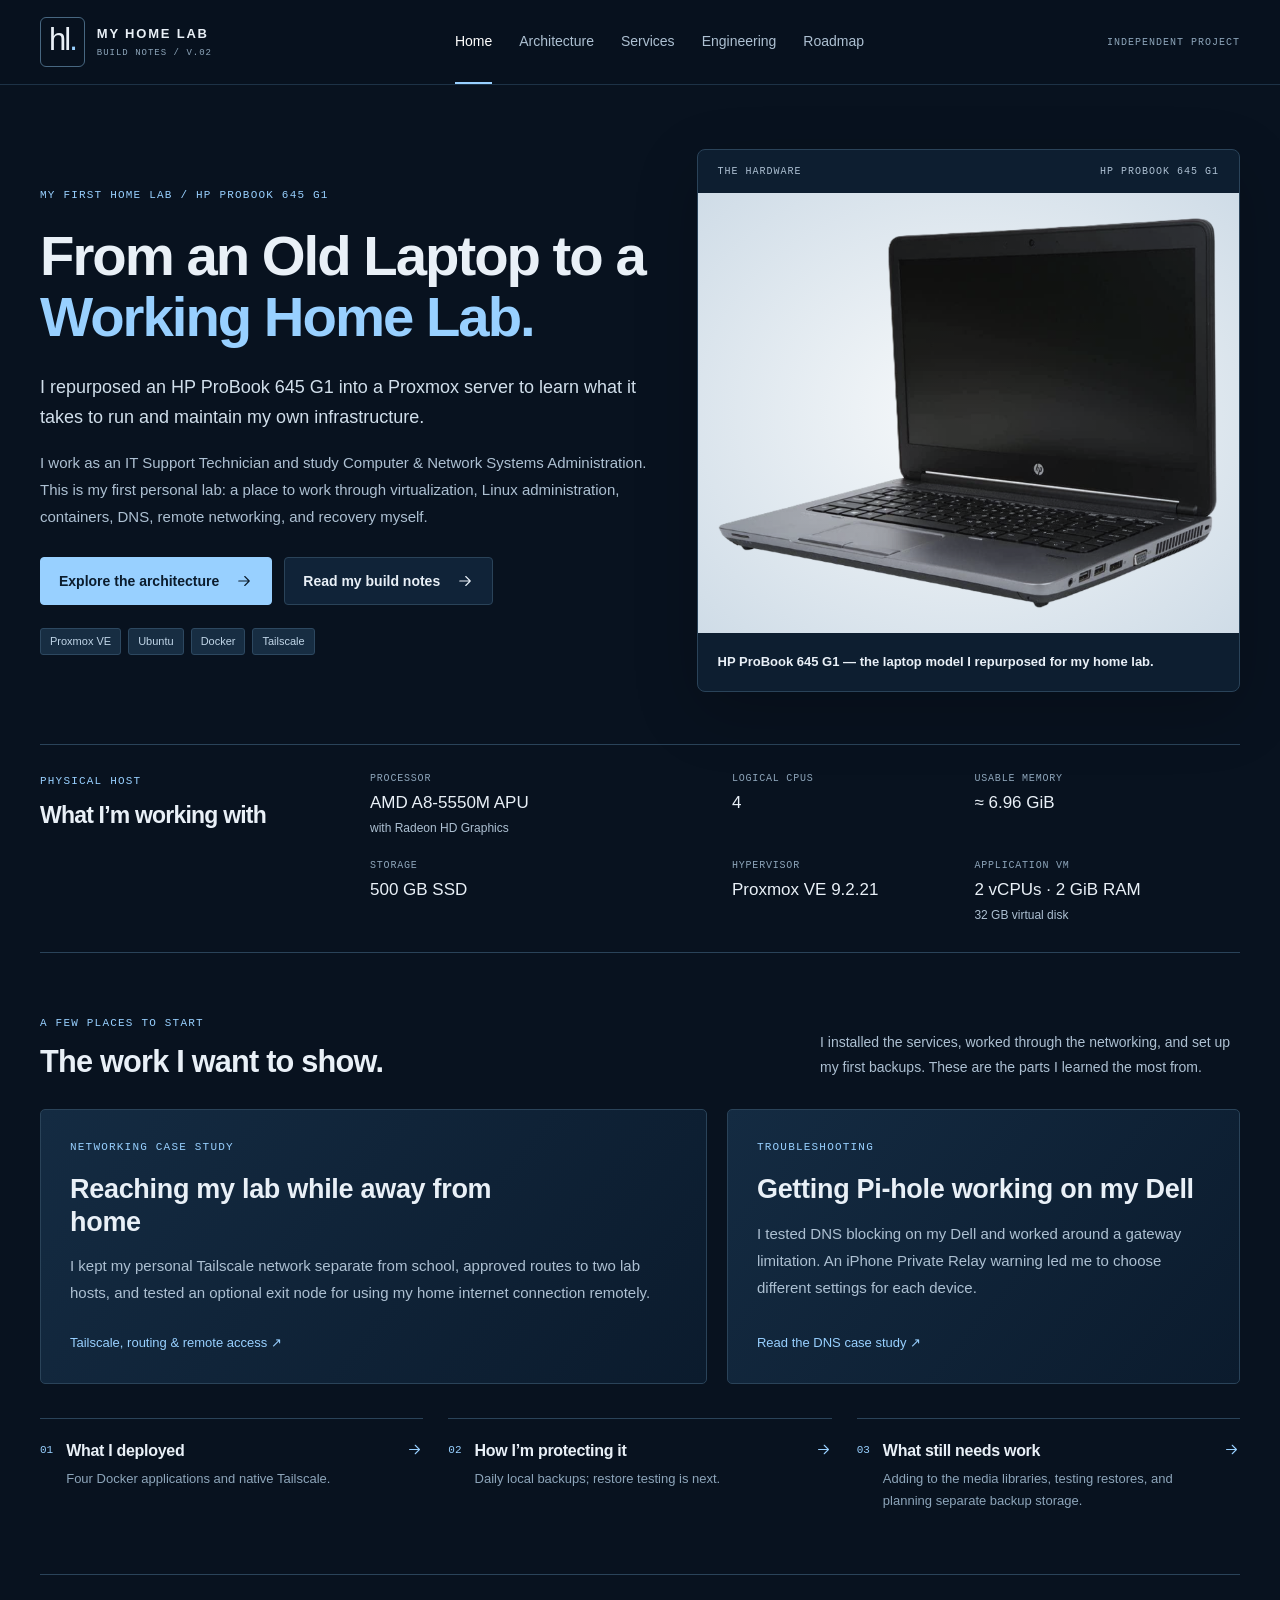
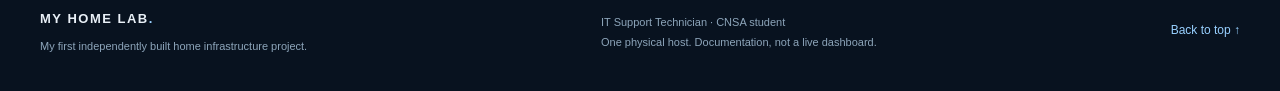
<file: index.html>
<!doctype html>
<html lang="en">
<head>
  <meta charset="utf-8">
  <meta name="viewport" content="width=device-width, initial-scale=1">
  <meta name="theme-color" content="#08121f">
  <meta name="description" content="My first home lab: an HP ProBook 645 G1, Proxmox, Ubuntu, Docker, and practical networking work documented by an IT Support Technician and CNSA student.">
  <title>From an Old Laptop to a Working Home Lab | My Home Lab</title>
  <link rel="stylesheet" href="styles.css">
  <script src="script.js" defer></script>
</head>
<body data-page="index" id="top">
  <a class="skip-link" href="#main">Skip to content</a>
  <svg class="icon-definitions" xmlns="http://www.w3.org/2000/svg" aria-hidden="true">
    <symbol id="i-arrow" viewBox="0 0 24 24"><path d="M5 12h14m-6-6 6 6-6 6"/></symbol>
    <symbol id="i-server" viewBox="0 0 24 24"><rect x="3" y="3" width="18" height="7" rx="2"/><rect x="3" y="14" width="18" height="7" rx="2"/><path d="M7 6.5h.01M7 17.5h.01M12 6.5h5M12 17.5h5"/></symbol>
    <symbol id="i-box" viewBox="0 0 24 24"><path d="m12 3 9 5v9l-9 5-9-5V8l9-5Zm0 9 9-4M12 12 3 8m9 4v10M7.5 5.5l9 5"/></symbol>
    <symbol id="i-shield" viewBox="0 0 24 24"><path d="m12 3 8 3v6c0 4-4 7-8 9-4-2-8-5-8-9V6l8-3Z"/><path d="m8 12 3 3 5-6"/></symbol>
    <symbol id="i-sliders" viewBox="0 0 24 24"><path d="M5 3v8m0 4v6M12 3v2m0 4v12M19 3v12m0 4v2M2 11h6M9 5h6m4 4v0M16 15h6"/></symbol>
    <symbol id="i-book" viewBox="0 0 24 24"><path d="M12 6v15M3 3c4 0 6 1 9 3 3-2 5-3 9-3v15c-4 0-6 1-9 3-3-2-5-3-9-3V3Z"/></symbol>
    <symbol id="i-music" viewBox="0 0 24 24"><path d="M9 17V5l11-2v12M9 9l11-2"/><ellipse cx="6" cy="18" rx="3" ry="3"/><ellipse cx="17" cy="16" rx="3" ry="3"/></symbol>
    <symbol id="i-network" viewBox="0 0 24 24"><circle cx="5" cy="6" r="3"/><circle cx="19" cy="6" r="3"/><circle cx="12" cy="19" r="3"/><path d="M8 6h8M6.5 9l4 7m7-7-4 7"/></symbol>
  </svg>
  <header class="site-header">
    <div class="nav-wrap container">
      <a class="brand" href="index.html" aria-label="My Home Lab — Home"><span class="brand-mark" aria-hidden="true">hl<span>.</span></span><span>MY HOME LAB<span class="brand-sub">BUILD NOTES / V.02</span></span></a>
      <button class="menu-toggle" type="button" aria-expanded="false" aria-controls="primary-nav">Menu <span aria-hidden="true">☰</span></button>
      <nav class="primary-nav" id="primary-nav" aria-label="Main navigation"><a href="index.html" aria-current="page">Home</a>
<a href="architecture.html">Architecture</a>
<a href="services.html">Services</a>
<a href="engineering.html">Engineering</a>
<a href="roadmap.html">Roadmap</a></nav>
      <span class="header-note">INDEPENDENT PROJECT</span>
    </div>
  </header>
  <main class="container" id="main" tabindex="-1">

<section class="home-hero" aria-labelledby="home-title">
  <div class="hero-copy"><p class="eyebrow">MY FIRST HOME LAB / HP PROBOOK 645 G1</p>
    <h1 id="home-title">From an Old Laptop to a <span>Working Home Lab.</span></h1>
    <p class="hero-lead">I repurposed an HP ProBook 645 G1 into a Proxmox server to learn what it takes to run and maintain my own infrastructure.</p>
    <p>I work as an IT Support Technician and study Computer &amp; Network Systems Administration. This is my first personal lab: a place to work through virtualization, Linux administration, containers, DNS, remote networking, and recovery myself.</p>
    <div class="hero-actions"><a class="button button-primary" href="architecture.html">Explore the architecture <svg class="icon" aria-hidden="true"><use href="#i-arrow"/></svg></a><a class="button button-secondary" href="engineering.html">Read my build notes <svg class="icon" aria-hidden="true"><use href="#i-arrow"/></svg></a></div>
    <div class="tech-tags"><span>Proxmox VE</span><span>Ubuntu</span><span>Docker</span><span>Tailscale</span></div>
  </div>
  <figure class="hardware-figure">
<div class="figure-heading"><span>THE HARDWARE</span><span>HP PROBOOK 645 G1</span></div>
<div class="hardware-plate"><img src="assets/hp-probook-reference.png" width="1497" height="1161" alt="Retailer model-reference photo of an HP ProBook 645 G1 laptop; not a photo of my own unit" fetchpriority="high" decoding="async"></div>
<figcaption><strong>HP ProBook 645 G1 — the laptop model I repurposed for my home lab.</strong></figcaption></figure>
</section>
<section class="hardware-specs" aria-labelledby="specs-title">
<div><p class="eyebrow">PHYSICAL HOST</p><h2 id="specs-title">What I’m working with</h2></div>
<dl class="spec-grid">
<div><dt>Processor</dt><dd>AMD A8-5550M APU<span>with Radeon HD Graphics</span></dd></div>
<div><dt>Logical CPUs</dt><dd>4</dd></div>
<div><dt>Usable memory</dt><dd>≈ 6.96 GiB</dd></div>
<div><dt>Storage</dt><dd>500 GB SSD</dd></div>
<div><dt>Hypervisor</dt><dd>Proxmox VE 9.2.21</dd></div>
<div><dt>Application VM</dt><dd>2 vCPUs · 2 GiB RAM<span>32 GB virtual disk</span></dd></div>
</dl>
</section>
<section class="section" aria-labelledby="start-title">
<div class="section-heading">
<div><p class="eyebrow">A FEW PLACES TO START</p><h2 id="start-title">The work I want to show.</h2></div>
<p>I installed the services, worked through the networking, and set up my first backups. These are the parts I learned the most from.</p></div>
  <div class="feature-grid"><a class="feature-card feature-wide" href="engineering.html#tailscale"><span class="eyebrow">NETWORKING CASE STUDY</span><h3>Reaching my lab while away from home</h3><p>I kept my personal Tailscale network separate from school, approved routes to two lab hosts, and tested an optional exit node for using my home internet connection remotely.</p><span class="feature-link">Tailscale, routing &amp; remote access ↗</span></a><a class="feature-card" href="engineering.html#dns"><span class="eyebrow">TROUBLESHOOTING</span><h3>Getting Pi-hole working on my Dell</h3><p>I tested DNS blocking on my Dell and worked around a gateway limitation. An iPhone Private Relay warning led me to choose different settings for each device.</p><span class="feature-link">Read the DNS case study ↗</span></a></div>
  <div class="project-links"><a href="services.html"><span>01</span>
<div><h3>What I deployed</h3><p>Four Docker applications and native Tailscale.</p></div>
<svg class="icon" aria-hidden="true"><use href="#i-arrow"/></svg></a><a href="engineering.html#backups"><span>02</span>
<div><h3>How I’m protecting it</h3><p>Daily local backups; restore testing is next.</p></div>
<svg class="icon" aria-hidden="true"><use href="#i-arrow"/></svg></a><a href="roadmap.html"><span>03</span>
<div><h3>What still needs work</h3><p>Adding to the media libraries, testing restores, and planning separate backup storage.</p></div>
<svg class="icon" aria-hidden="true"><use href="#i-arrow"/></svg></a></div>
</section>

  </main>
  <footer class="site-footer container">
<div><a class="footer-brand" href="index.html">MY HOME LAB<span>.</span></a><p>My first independently built home infrastructure project.</p></div>
<p>IT Support Technician · CNSA student<br>One physical host. Documentation, not a live dashboard.</p><a class="back-top" href="#top">Back to top ↑</a></footer>
  <dialog class="lightbox" aria-labelledby="lightbox-title">
    <div class="lightbox-toolbar"><h2 id="lightbox-title">Screenshot evidence</h2><button type="button" class="lightbox-close" aria-label="Close enlarged screenshot">Close ×</button></div>
    <div class="lightbox-image-wrap"></div>
<p class="lightbox-caption"></p>
  </dialog>
</body>
</html>
</file>
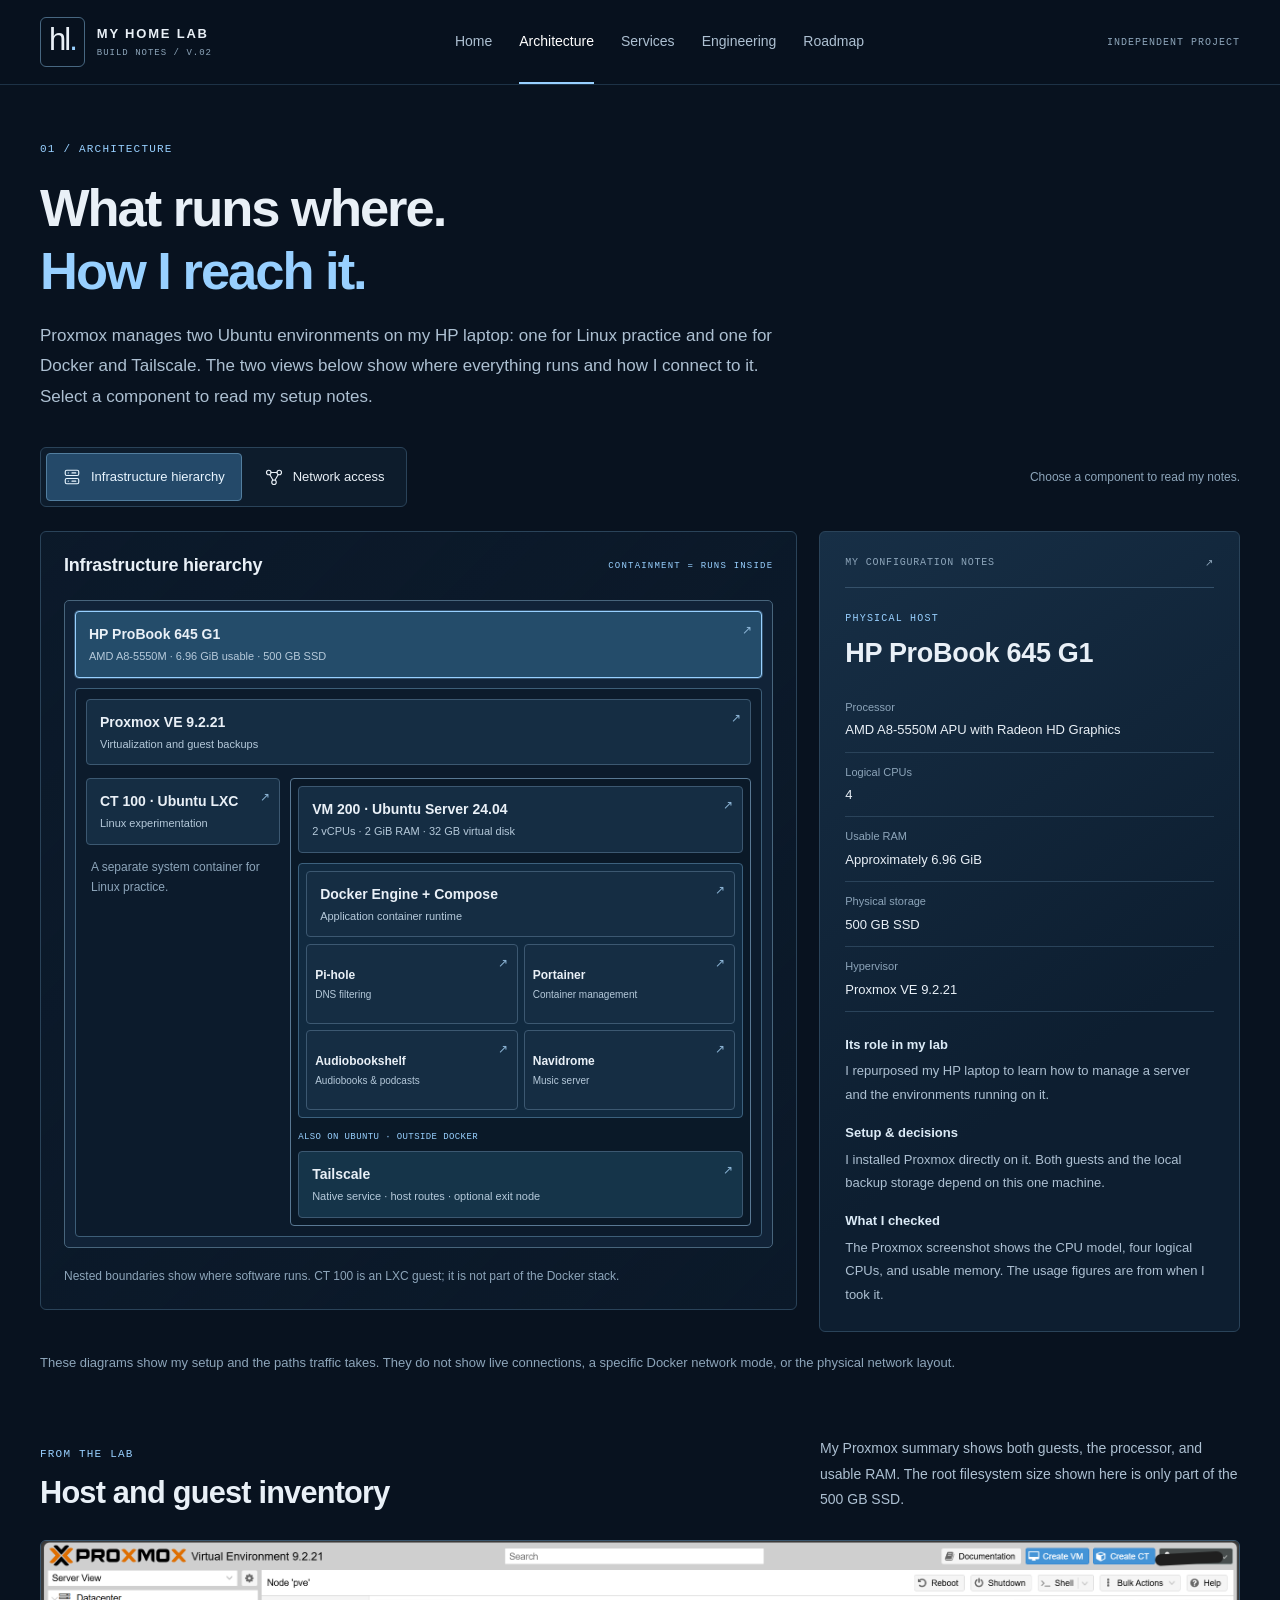
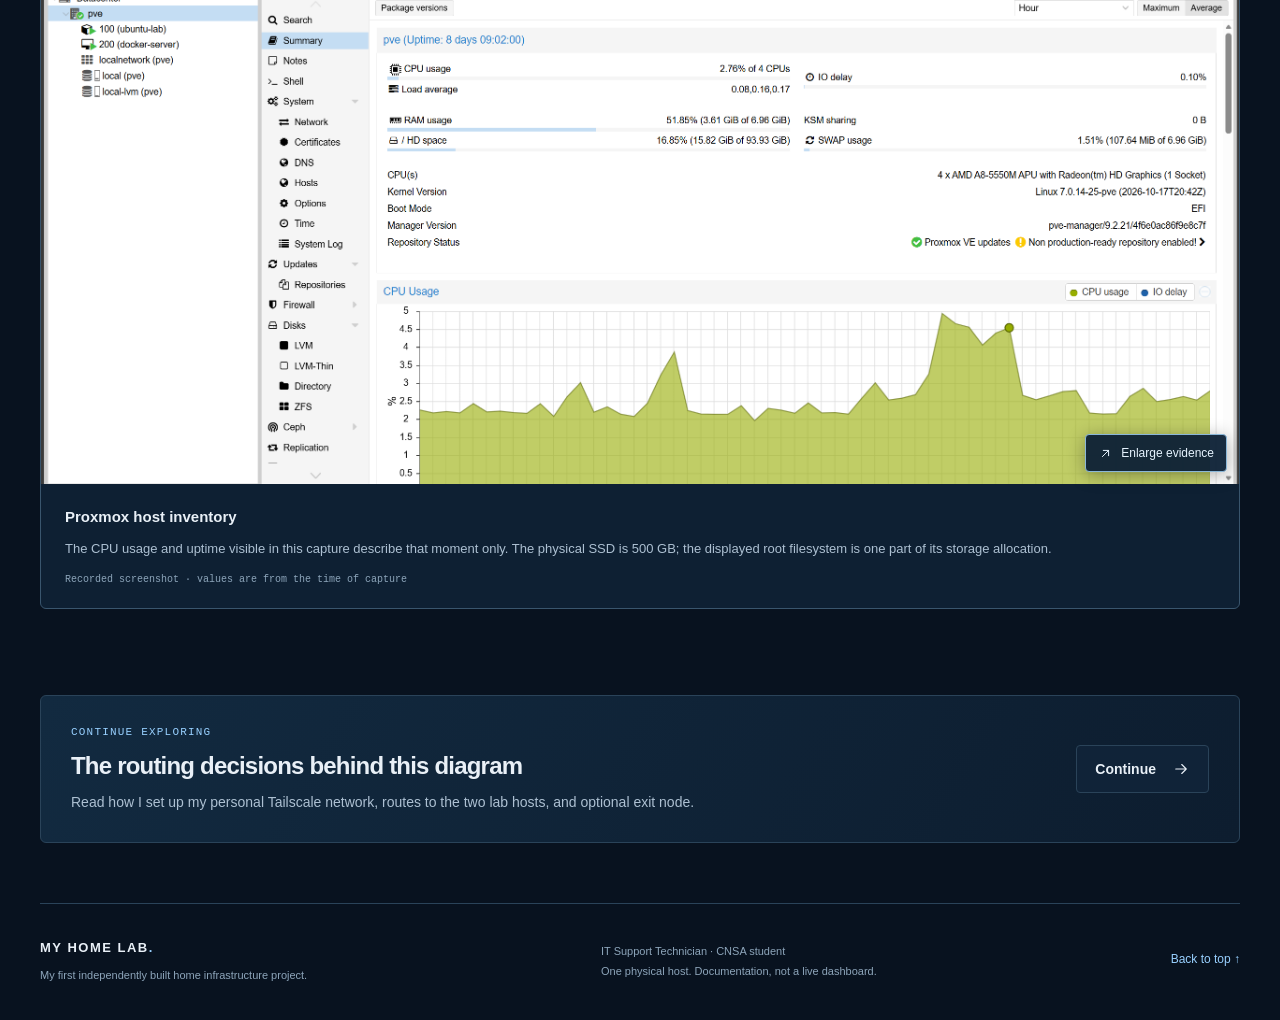
<file: architecture.html>
<!doctype html>
<html lang="en">
<head>
  <meta charset="utf-8">
  <meta name="viewport" content="width=device-width, initial-scale=1">
  <meta name="theme-color" content="#08121f">
  <meta name="description" content="Explore my Proxmox hierarchy and the separate network flows for Tailscale host routes, Pi-hole DNS, and optional exit-node internet routing.">
  <title>Architecture | My Home Lab</title>
  <link rel="stylesheet" href="styles.css">
  <script src="script.js" defer></script>
</head>
<body data-page="architecture" id="top">
  <a class="skip-link" href="#main">Skip to content</a>
  <svg class="icon-definitions" xmlns="http://www.w3.org/2000/svg" aria-hidden="true">
    <symbol id="i-arrow" viewBox="0 0 24 24"><path d="M5 12h14m-6-6 6 6-6 6"/></symbol>
    <symbol id="i-server" viewBox="0 0 24 24"><rect x="3" y="3" width="18" height="7" rx="2"/><rect x="3" y="14" width="18" height="7" rx="2"/><path d="M7 6.5h.01M7 17.5h.01M12 6.5h5M12 17.5h5"/></symbol>
    <symbol id="i-box" viewBox="0 0 24 24"><path d="m12 3 9 5v9l-9 5-9-5V8l9-5Zm0 9 9-4M12 12 3 8m9 4v10M7.5 5.5l9 5"/></symbol>
    <symbol id="i-shield" viewBox="0 0 24 24"><path d="m12 3 8 3v6c0 4-4 7-8 9-4-2-8-5-8-9V6l8-3Z"/><path d="m8 12 3 3 5-6"/></symbol>
    <symbol id="i-sliders" viewBox="0 0 24 24"><path d="M5 3v8m0 4v6M12 3v2m0 4v12M19 3v12m0 4v2M2 11h6M9 5h6m4 4v0M16 15h6"/></symbol>
    <symbol id="i-book" viewBox="0 0 24 24"><path d="M12 6v15M3 3c4 0 6 1 9 3 3-2 5-3 9-3v15c-4 0-6 1-9 3-3-2-5-3-9-3V3Z"/></symbol>
    <symbol id="i-music" viewBox="0 0 24 24"><path d="M9 17V5l11-2v12M9 9l11-2"/><ellipse cx="6" cy="18" rx="3" ry="3"/><ellipse cx="17" cy="16" rx="3" ry="3"/></symbol>
    <symbol id="i-network" viewBox="0 0 24 24"><circle cx="5" cy="6" r="3"/><circle cx="19" cy="6" r="3"/><circle cx="12" cy="19" r="3"/><path d="M8 6h8M6.5 9l4 7m7-7-4 7"/></symbol>
  </svg>
  <header class="site-header">
    <div class="nav-wrap container">
      <a class="brand" href="index.html" aria-label="My Home Lab — Home"><span class="brand-mark" aria-hidden="true">hl<span>.</span></span><span>MY HOME LAB<span class="brand-sub">BUILD NOTES / V.02</span></span></a>
      <button class="menu-toggle" type="button" aria-expanded="false" aria-controls="primary-nav">Menu <span aria-hidden="true">☰</span></button>
      <nav class="primary-nav" id="primary-nav" aria-label="Main navigation"><a href="index.html">Home</a>
<a href="architecture.html" aria-current="page">Architecture</a>
<a href="services.html">Services</a>
<a href="engineering.html">Engineering</a>
<a href="roadmap.html">Roadmap</a></nav>
      <span class="header-note">INDEPENDENT PROJECT</span>
    </div>
  </header>
  <main class="container" id="main" tabindex="-1">
<header class="page-heading"><p class="eyebrow">01 / ARCHITECTURE</p><h1>What runs where.<br><span>How I reach it.</span></h1><p class="page-intro">Proxmox manages two Ubuntu environments on my HP laptop: one for Linux practice and one for Docker and Tailscale. The two views below show where everything runs and how I connect to it. Select a component to read my setup notes.</p></header>
<div class="architecture-toolbar">
<div class="view-switcher" role="tablist" aria-label="Architecture view"><button type="button" id="tab-infrastructure" role="tab" aria-selected="true" aria-controls="view-infrastructure" data-view="infrastructure"><svg class="icon" aria-hidden="true"><use href="#i-server"/></svg> Infrastructure hierarchy</button><button type="button" id="tab-network" role="tab" aria-selected="false" aria-controls="view-network" tabindex="-1" data-view="network"><svg class="icon" aria-hidden="true"><use href="#i-network"/></svg> Network access</button></div>
<p>Choose a component to read my notes.</p></div>
<div class="architecture-layout">
  <div class="diagram-surface">
    <section id="view-infrastructure" role="tabpanel" aria-labelledby="tab-infrastructure" data-view-panel="infrastructure">
      <div class="diagram-heading"><h2>Infrastructure hierarchy</h2><span class="eyebrow">CONTAINMENT = RUNS INSIDE</span></div>
      <div class="host-frame" id="infrastructure-diagram"><button type="button" class="diagram-node " data-node="host" aria-pressed="true" aria-controls="component-details"><strong>HP ProBook 645 G1</strong><span>AMD A8-5550M · 6.96 GiB usable · 500 GB SSD</span><span class="node-corner" aria-hidden="true">↗</span></button>
        <div class="nested-frame"><button type="button" class="diagram-node " data-node="proxmox" aria-pressed="false" aria-controls="component-details"><strong>Proxmox VE 9.2.21</strong><span>Virtualization and guest backups</span><span class="node-corner" aria-hidden="true">↗</span></button>
          <div class="guest-layout">
<div class="ct-frame"><button type="button" class="diagram-node " data-node="ct100" aria-pressed="false" aria-controls="component-details"><strong>CT 100 · Ubuntu LXC</strong><span>Linux experimentation</span><span class="node-corner" aria-hidden="true">↗</span></button><p class="diagram-note">A separate system container for Linux practice.</p></div>
            <div class="vm-frame"><button type="button" class="diagram-node " data-node="vm200" aria-pressed="false" aria-controls="component-details"><strong>VM 200 · Ubuntu Server 24.04</strong><span>2 vCPUs · 2 GiB RAM · 32 GB virtual disk</span><span class="node-corner" aria-hidden="true">↗</span></button>
              <div class="docker-frame"><button type="button" class="diagram-node " data-node="docker" aria-pressed="false" aria-controls="component-details"><strong>Docker Engine + Compose</strong><span>Application container runtime</span><span class="node-corner" aria-hidden="true">↗</span></button>
                <div class="application-grid"><button type="button" class="diagram-node " data-node="pihole" aria-pressed="false" aria-controls="component-details"><strong>Pi-hole</strong><span>DNS filtering</span><span class="node-corner" aria-hidden="true">↗</span></button><button type="button" class="diagram-node " data-node="portainer" aria-pressed="false" aria-controls="component-details"><strong>Portainer</strong><span>Container management</span><span class="node-corner" aria-hidden="true">↗</span></button><button type="button" class="diagram-node " data-node="audiobookshelf" aria-pressed="false" aria-controls="component-details"><strong>Audiobookshelf</strong><span>Audiobooks & podcasts</span><span class="node-corner" aria-hidden="true">↗</span></button><button type="button" class="diagram-node " data-node="navidrome" aria-pressed="false" aria-controls="component-details"><strong>Navidrome</strong><span>Music server</span><span class="node-corner" aria-hidden="true">↗</span></button></div>
              </div>
              <div class="native-frame"><span class="boundary-label">ALSO ON UBUNTU · OUTSIDE DOCKER</span><button type="button" class="diagram-node " data-node="tailscale" aria-pressed="false" aria-controls="component-details"><strong>Tailscale</strong><span>Native service · host routes · optional exit node</span><span class="node-corner" aria-hidden="true">↗</span></button></div>
            </div>
          </div>
        </div>
      </div>
      <p class="diagram-footnote">Nested boundaries show where software runs. CT 100 is an LXC guest; it is not part of the Docker stack.</p>
    </section>
    <section id="view-network" role="tabpanel" aria-labelledby="tab-network" data-view-panel="network" hidden>
      <div class="diagram-heading"><h2>Follow a network path</h2><span class="eyebrow">SELECT A FLOW</span></div>
      <div class="flow-switcher" role="group" aria-label="Network flow"><button type="button" data-flow="remote" aria-pressed="true" aria-controls="flow-remote">Remote access</button><button type="button" data-flow="dns" aria-pressed="false" aria-controls="flow-dns">Pi-hole DNS</button><button type="button" data-flow="exit" aria-pressed="false" aria-controls="flow-exit">Exit-node internet</button></div>
      <div id="flow-remote" data-flow-panel="remote"><p class="flow-description">I use my personal tailnet to reach two specific LAN hosts. I do not advertise the entire home subnet.</p>
<ol class="network-flow"><li><button type="button" class="diagram-node " data-node="remote" aria-pressed="false" aria-controls="component-details"><strong>Authorized remote device</strong><span>Member of my personal tailnet</span><span class="node-corner" aria-hidden="true">↗</span></button></li><li><span class="flow-connector">Authenticated Tailscale connection <span aria-hidden="true">↓</span></span><button type="button" class="diagram-node " data-node="tailscale" aria-pressed="false" aria-controls="component-details"><strong>Native Tailscale · VM 200</strong><span>Receives the connection and provides routing</span><span class="node-corner" aria-hidden="true">↗</span></button></li><li><span class="flow-connector">Approved /32 host routes <span aria-hidden="true">↓</span></span><button type="button" class="diagram-node " data-node="routes" aria-pressed="false" aria-controls="component-details"><strong>Proxmox & Ubuntu host interfaces</strong><span>10.0.0.245/32 · 10.0.0.250/32</span><span class="node-corner" aria-hidden="true">↗</span></button></li></ol>
<p class="path-result">These routes let me reach the two lab hosts. Using my home connection for internet traffic is a separate choice on the remote device.</p></div>
      <div id="flow-dns" data-flow-panel="dns" hidden><p class="flow-description">I configured my Dell to use Pi-hole through Tailscale DNS because my gateway would not let me make the network-wide DNS change I wanted.</p>
<ol class="network-flow"><li><button type="button" class="diagram-node " data-node="dell" aria-pressed="false" aria-controls="component-details"><strong>Dell · configured DNS client</strong><span>Pi-hole selected through Tailscale DNS</span><span class="node-corner" aria-hidden="true">↗</span></button></li><li><span class="flow-connector">DNS query · TCP or UDP port 53 <span aria-hidden="true">↓</span></span><button type="button" class="diagram-node " data-node="pihole" aria-pressed="false" aria-controls="component-details"><strong>Pi-hole · Docker on VM 200</strong><span>Filters queries and returns DNS answers</span><span class="node-corner" aria-hidden="true">↗</span></button></li><li><span class="flow-connector">Allowed lookups Pi-hole needs to pass on <span aria-hidden="true">↓</span></span><button type="button" class="diagram-node " data-node="upstream" aria-pressed="false" aria-controls="component-details"><strong>Upstream DNS resolvers</strong><span>Answer allowed lookups Pi-hole cannot answer from its cache</span><span class="node-corner" aria-hidden="true">↗</span></button></li></ol>
<p class="path-result">Replies return to the Dell. In my blocking test, Pi-hole returned <code>0.0.0.0</code> for an advertising domain. Cached and blocked responses do not require the upstream step.</p></div>
      <div id="flow-exit" data-flow-panel="exit" hidden><p class="flow-description">This path is optional: the remote device must select my Ubuntu VM as its exit node.</p>
<ol class="network-flow"><li><button type="button" class="diagram-node " data-node="exitclient" aria-pressed="false" aria-controls="component-details"><strong>Remote device · exit node selected</strong><span>Internet traffic uses the selected node</span><span class="node-corner" aria-hidden="true">↗</span></button></li><li><span class="flow-connector">Tailscale connection <span aria-hidden="true">↓</span></span><button type="button" class="diagram-node " data-node="tailscale" aria-pressed="false" aria-controls="component-details"><strong>Ubuntu VM 200 · exit node</strong><span>Persistent Linux IPv4/IPv6 forwarding</span><span class="node-corner" aria-hidden="true">↗</span></button></li><li><span class="flow-connector">Forwarded internet traffic <span aria-hidden="true">↓</span></span><button type="button" class="diagram-node " data-node="gateway" aria-pressed="false" aria-controls="component-details"><strong>Home gateway</strong><span>Outbound path from the lab</span><span class="node-corner" aria-hidden="true">↗</span></button></li><li><span class="flow-connector">Home internet connection <span aria-hidden="true">↓</span></span><button type="button" class="diagram-node " data-node="internet" aria-pressed="false" aria-controls="component-details"><strong>Internet destination</strong><span>Internet access through the exit node tested</span><span class="node-corner" aria-hidden="true">↗</span></button></li></ol>
<p class="path-result">The exit node lets a remote device use my home internet connection. The two /32 routes let it reach specific hosts on my home network. I configured and tested these features separately.</p></div>
    </section>
  </div>
  <aside class="component-details" id="component-details" tabindex="-1" aria-label="Selected component details">
<div class="detail-heading"><span>MY CONFIGURATION NOTES</span><span aria-hidden="true">↗</span></div>
<section class="component-panel" id="detail-host" data-component-panel="host" aria-labelledby="title-host">
    <p class="eyebrow">PHYSICAL HOST</p><h3 id="title-host">HP ProBook 645 G1</h3>
<dl class="detail-facts">
<div><dt>Processor</dt><dd>AMD A8-5550M APU with Radeon HD Graphics</dd></div>
<div><dt>Logical CPUs</dt><dd>4</dd></div>
<div><dt>Usable RAM</dt><dd>Approximately 6.96 GiB</dd></div>
<div><dt>Physical storage</dt><dd>500 GB SSD</dd></div>
<div><dt>Hypervisor</dt><dd>Proxmox VE 9.2.21</dd></div>
</dl>
    <h4>Its role in my lab</h4><p>I repurposed my HP laptop to learn how to manage a server and the environments running on it.</p><h4>Setup &amp; decisions</h4><p>I installed Proxmox directly on it. Both guests and the local backup storage depend on this one machine.</p><h4>What I checked</h4><p>The Proxmox screenshot shows the CPU model, four logical CPUs, and usable memory. The usage figures are from when I took it.</p></section>
<section class="component-panel" id="detail-proxmox" data-component-panel="proxmox" aria-labelledby="title-proxmox" hidden>
    <p class="eyebrow">HYPERVISOR</p><h3 id="title-proxmox">Proxmox VE 9.2.21</h3>
<dl class="detail-facts">
<div><dt>Linux container</dt><dd>CT 100 · Ubuntu LXC</dd></div>
<div><dt>Virtual machine</dt><dd>VM 200 · Ubuntu Server 24.04</dd></div>
<div><dt>Backup job</dt><dd>Daily at 03:00 · snapshot mode</dd></div>
<div><dt>Compression / retention</dt><dd>ZSTD · keep-last=3</dd></div>
</dl>
    <h4>Its role in my lab</h4><p>I wanted one place to create, manage, and back up separate Linux environments.</p><h4>Setup &amp; decisions</h4><p>CT 100 is my experimentation space; VM 200 runs the applications. The scheduled backups are stored locally on the same physical laptop.</p><h4>What I checked</h4><p>I completed manual backups of both guests and configured the daily job. I still need to test a restore and keep backup copies on separate physical storage.</p></section>
<section class="component-panel" id="detail-ct100" data-component-panel="ct100" aria-labelledby="title-ct100" hidden>
    <p class="eyebrow">LXC / CT 100</p><h3 id="title-ct100">Ubuntu Linux lab</h3>
<dl class="detail-facts">
<div><dt>Type</dt><dd>Proxmox Linux LXC container</dd></div>
<div><dt>Purpose</dt><dd>Linux experimentation</dd></div>
<div><dt>Parent</dt><dd>Proxmox VE</dd></div>
<div><dt>Backup selection</dt><dd>CT 100 included</dd></div>
</dl>
    <h4>Its role in my lab</h4><p>I created a separate Ubuntu environment for Linux experimentation, away from the VM that hosts my services.</p><h4>Setup &amp; decisions</h4><p>This is a system container managed by Proxmox, not one of the Docker application containers inside VM 200.</p><h4>What I checked</h4><p>CT 100 appears in the host inventory. I completed a manual backup and included it in the daily backup job.</p></section>
<section class="component-panel" id="detail-vm200" data-component-panel="vm200" aria-labelledby="title-vm200" hidden>
    <p class="eyebrow">VIRTUAL MACHINE / VM 200</p><h3 id="title-vm200">Ubuntu Server 24.04</h3>
<dl class="detail-facts">
<div><dt>Compute</dt><dd>2 vCPUs</dd></div>
<div><dt>Memory</dt><dd>2 GiB RAM</dd></div>
<div><dt>Virtual disk</dt><dd>32 GB</dd></div>
<div><dt>Runs</dt><dd>Docker Engine + native Tailscale</dd></div>
</dl>
    <h4>Its role in my lab</h4><p>I use this Ubuntu VM to run my applications and Tailscale.</p><h4>Setup &amp; decisions</h4><p>I used Netplan to give the VM a static IPv4 address outside the gateway’s DHCP range. Tailscale runs directly on Ubuntu, alongside Docker.</p><h4>What I checked</h4><p>I checked that the VM could reach the gateway, access the internet, and resolve domain names before relying on it for my services.</p></section>
<section class="component-panel" id="detail-docker" data-component-panel="docker" aria-labelledby="title-docker" hidden>
    <p class="eyebrow">APPLICATION RUNTIME</p><h3 id="title-docker">Docker Engine + Compose</h3>
<dl class="detail-facts">
<div><dt>Parent</dt><dd>Ubuntu VM 200</dd></div>
<div><dt>Applications</dt><dd>Pi-hole, Portainer, Audiobookshelf, Navidrome</dd></div>
<div><dt>Persistence</dt><dd>Application volumes and bind mounts</dd></div>
</dl>
    <h4>Its role in my lab</h4><p>I installed Docker Engine and Compose so I could deploy and manage application services within the Ubuntu VM.</p><h4>Setup &amp; decisions</h4><p>I configured volumes and bind mounts to keep application data outside the containers. I keep track of application settings, media files, and backup copies separately.</p><h4>What I checked</h4><p>I checked that I could access Portainer and Pi-hole, then added the two media services. The Portainer screenshot shows all four containers.</p></section>
<section class="component-panel" id="detail-pihole" data-component-panel="pihole" aria-labelledby="title-pihole" hidden>
    <p class="eyebrow">DOCKER APPLICATION</p><h3 id="title-pihole">Pi-hole</h3>
<dl class="detail-facts">
<div><dt>Role</dt><dd>DNS filtering</dd></div>
<div><dt>Published DNS ports</dt><dd>53/UDP and 53/TCP</dd></div>
<div><dt>Configured client</dt><dd>Dell via Tailscale DNS</dd></div>
</dl>
    <h4>Its role in my lab</h4><p>I deployed Pi-hole to learn how DNS filtering works and to use it on my Dell.</p><h4>Setup &amp; decisions</h4><p>My Xfinity gateway would not let me make the network-wide DNS change I wanted, so I configured the Dell to use Pi-hole. Other home devices do not automatically use it.</p><h4>What I checked</h4><p>I used nslookup and Resolve-DnsName to check normal resolution and blocking. The blocked advertising-domain test returned 0.0.0.0.</p></section>
<section class="component-panel" id="detail-portainer" data-component-panel="portainer" aria-labelledby="title-portainer" hidden>
    <p class="eyebrow">DOCKER APPLICATION</p><h3 id="title-portainer">Portainer</h3>
<dl class="detail-facts">
<div><dt>Role</dt><dd>Container management</dd></div>
<div><dt>Parent</dt><dd>Docker on VM 200</dd></div>
<div><dt>Evidence</dt><dd>Four application containers shown</dd></div>
</dl>
    <h4>Its role in my lab</h4><p>I deployed Portainer to inspect and manage the Docker applications through a graphical interface.</p><h4>Setup &amp; decisions</h4><p>I installed it alongside Pi-hole before adding Audiobookshelf and Navidrome. I also configured persistent storage so application data would not depend on keeping the same containers.</p><h4>What I checked</h4><p>I checked that I could access the service. The container-list screenshot shows the four applications at the time I captured it.</p></section>
<section class="component-panel" id="detail-audiobookshelf" data-component-panel="audiobookshelf" aria-labelledby="title-audiobookshelf" hidden>
    <p class="eyebrow">DOCKER APPLICATION</p><h3 id="title-audiobookshelf">Audiobookshelf</h3>
<dl class="detail-facts">
<div><dt>Role</dt><dd>Audiobooks and podcasts</dd></div>
<div><dt>Parent</dt><dd>Docker on VM 200</dd></div>
<div><dt>Library</dt><dd>Still in progress</dd></div>
</dl>
    <h4>Its role in my lab</h4><p>I wanted a self-hosted place for audiobooks and podcasts, and a practical reason to work with media storage.</p><h4>Setup &amp; decisions</h4><p>I deployed the service after Portainer and Pi-hole. Media libraries and the application’s own persistent data need to be managed separately.</p><h4>What I checked</h4><p>The container is visible in the Portainer screenshot. I am still adding audiobooks and podcasts to the library.</p></section>
<section class="component-panel" id="detail-navidrome" data-component-panel="navidrome" aria-labelledby="title-navidrome" hidden>
    <p class="eyebrow">DOCKER APPLICATION</p><h3 id="title-navidrome">Navidrome</h3>
<dl class="detail-facts">
<div><dt>Role</dt><dd>Personal music server</dd></div>
<div><dt>Parent</dt><dd>Docker on VM 200</dd></div>
<div><dt>Collection</dt><dd>Still being populated</dd></div>
</dl>
    <h4>Its role in my lab</h4><p>I deployed Navidrome to host my own music collection and get more experience maintaining a media application.</p><h4>Setup &amp; decisions</h4><p>I keep the music files separate from Navidrome’s settings and other application data. Both still need backups; a container mount does not protect them from storage failure.</p><h4>What I checked</h4><p>The Portainer screenshot records the deployment. Populating and organizing the music collection is still in progress.</p></section>
<section class="component-panel" id="detail-tailscale" data-component-panel="tailscale" aria-labelledby="title-tailscale" hidden>
    <p class="eyebrow">NATIVE LINUX SERVICE</p><h3 id="title-tailscale">Tailscale on VM 200</h3>
<dl class="detail-facts">
<div><dt>Installation</dt><dd>Native on Ubuntu, outside Docker</dd></div>
<div><dt>Network</dt><dd>Personal tailnet</dd></div>
<div><dt>Host routes</dt><dd>10.0.0.245/32 · 10.0.0.250/32</dd></div>
<div><dt>Exit node</dt><dd>Enabled; optional on each client</dd></div>
</dl>
    <h4>Its role in my lab</h4><p>I wanted to reach my lab securely from my Dell and iPhone while keeping my personal setup separate from the Tailscale/Headscale environment I use for school.</p><h4>Setup &amp; decisions</h4><p>I advertised and approved two /32 host routes rather than the whole home subnet. For the exit-node role, I configured persistent IPv4 and IPv6 forwarding and approved the node.</p><h4>What I checked</h4><p>I tested remote access to the Proxmox and Ubuntu interfaces. I also checked that selecting the exit node sent internet traffic through my home connection.</p></section>
<section class="component-panel" id="detail-remote" data-component-panel="remote" aria-labelledby="title-remote" hidden>
    <p class="eyebrow">REMOTE CLIENT</p><h3 id="title-remote">Authorized personal device</h3>
<dl class="detail-facts">
<div><dt>Membership</dt><dd>My personal tailnet</dd></div>
<div><dt>Private access</dt><dd>Authorized devices and approved routes</dd></div>
<div><dt>Internet routing</dt><dd>Exit node only when selected</dd></div>
</dl>
    <h4>Its role in my lab</h4><p>I connected personal devices to my own tailnet so I could reach the lab away from home.</p><h4>Setup &amp; decisions</h4><p>I kept my school Tailscale/Headscale setup separate. I connected my personal devices, set up routes to the two lab hosts, and configured the exit node as a separate option.</p><h4>What I checked</h4><p>I tested remote access to the lab interfaces. Connecting to Tailscale alone does not mean all internet traffic uses my home connection.</p></section>
<section class="component-panel" id="detail-routes" data-component-panel="routes" aria-labelledby="title-routes" hidden>
    <p class="eyebrow">APPROVED LAN DESTINATIONS</p><h3 id="title-routes">Routes to two specific hosts</h3>
<dl class="detail-facts">
<div><dt>Approved route</dt><dd>10.0.0.245/32</dd></div>
<div><dt>Approved route</dt><dd>10.0.0.250/32</dd></div>
<div><dt>Destinations</dt><dd>Proxmox and Ubuntu host interfaces</dd></div>
</dl>
    <h4>Its role in my lab</h4><p>I only needed remote access to two host interfaces, so I advertised those specific destinations.</p><h4>Setup &amp; decisions</h4><p>Each /32 route covers one IPv4 address, so I only advertised the two hosts I needed. Tailscale authentication and access rules still control who can connect.</p><h4>What I checked</h4><p>Both routes were approved in the Tailscale administration console, and I tested access from authorized remote devices. The approval screenshot is included in Engineering.</p></section>
<section class="component-panel" id="detail-dell" data-component-panel="dell" aria-labelledby="title-dell" hidden>
    <p class="eyebrow">DNS CLIENT</p><h3 id="title-dell">Dell with Tailscale DNS</h3>
<dl class="detail-facts">
<div><dt>Resolver choice</dt><dd>Pi-hole via Tailscale DNS</dd></div>
<div><dt>DNS transport</dt><dd>Published TCP/UDP port 53</dd></div>
<div><dt>Scope</dt><dd>This configured client</dd></div>
</dl>
    <h4>Its role in my lab</h4><p>I configured my Dell to use Pi-hole through Tailscale DNS when the network-wide gateway change was not available.</p><h4>Setup &amp; decisions</h4><p>I chose different DNS settings for my Dell and iPhone after tracing a Private Relay warning to the DNS override. I kept Private Relay available on the iPhone’s cellular connection.</p><h4>What I checked</h4><p>I used nslookup and Resolve-DnsName to check normal lookups and blocking on the Dell. Those tests do not mean other home devices use Pi-hole.</p></section>
<section class="component-panel" id="detail-upstream" data-component-panel="upstream" aria-labelledby="title-upstream" hidden>
    <p class="eyebrow">DNS RESOLUTION</p><h3 id="title-upstream">Upstream DNS resolvers</h3>
<dl class="detail-facts">
<div><dt>Receives</dt><dd>Allowed queries that need upstream resolution</dd></div>
<div><dt>Blocked test</dt><dd>Pi-hole returned 0.0.0.0</dd></div>
<div><dt>Cache</dt><dd>Some answers can be served locally</dd></div>
</dl>
    <h4>Its role in my lab</h4><p>I configured upstream DNS resolvers so Pi-hole could resolve allowed domains as well as filter blocked ones.</p><h4>Setup &amp; decisions</h4><p>The arrow shows lookups Pi-hole needs to pass to an upstream resolver. Pi-hole can answer blocked queries and cached lookups without that step.</p><h4>What I checked</h4><p>Normal domain lookups resolved successfully. A separate advertising-domain lookup returned the blocking response I expected.</p></section>
<section class="component-panel" id="detail-exitclient" data-component-panel="exitclient" aria-labelledby="title-exitclient" hidden>
    <p class="eyebrow">OPTIONAL CLIENT SETTING</p><h3 id="title-exitclient">Remote device selects exit node</h3>
<dl class="detail-facts">
<div><dt>Choice</dt><dd>Ubuntu VM 200 as exit node</dd></div>
<div><dt>Effect</dt><dd>Internet traffic through my home connection</dd></div>
<div><dt>Separate from</dt><dd>Access to the two advertised LAN hosts</dd></div>
</dl>
    <h4>Its role in my lab</h4><p>I configured the exit node for occasions when I want a remote device’s internet traffic to leave through my home connection.</p><h4>Setup &amp; decisions</h4><p>I advertised the VM as an exit node, approved it in Tailscale, and selected it on the remote device. Approving the two host routes alone would not send internet traffic through it.</p><h4>What I checked</h4><p>I tested that the remote device used my home internet connection after selecting the exit node. I have kept the public IP address out of these notes.</p></section>
<section class="component-panel" id="detail-gateway" data-component-panel="gateway" aria-labelledby="title-gateway" hidden>
    <p class="eyebrow">HOME NETWORK EDGE</p><h3 id="title-gateway">Home gateway</h3>
<dl class="detail-facts">
<div><dt>Role</dt><dd>Path from the lab to the internet</dd></div>
<div><dt>DHCP allocation</dt><dd>10.0.0.2–10.0.0.240</dd></div>
<div><dt>DNS limitation</dt><dd>Desired gateway-wide override unavailable</dd></div>
</dl>
    <h4>Its role in my lab</h4><p>The Ubuntu VM reaches the internet through my home gateway. I checked the gateway’s DHCP range before choosing the VM’s static IP address.</p><h4>Setup &amp; decisions</h4><p>I chose a static VM address outside that dynamic allocation. The Xfinity gateway did not allow my intended network-wide custom DNS configuration.</p><h4>What I checked</h4><p>I checked that the VM could reach the gateway and the internet. I configured Pi-hole DNS for the Dell, rather than assuming the gateway would apply it to every device.</p></section>
<section class="component-panel" id="detail-internet" data-component-panel="internet" aria-labelledby="title-internet" hidden>
    <p class="eyebrow">EXIT-NODE DESTINATION</p><h3 id="title-internet">Internet access through home</h3>
<dl class="detail-facts">
<div><dt>Path</dt><dd>Selected remote client → VM 200 → home gateway</dd></div>
<div><dt>Forwarding</dt><dd>Persistent IPv4 and IPv6 on Ubuntu</dd></div>
<div><dt>Evidence</dt><dd>Internet access through the exit node tested</dd></div>
</dl>
    <h4>Its role in my lab</h4><p>This is the internet path I tested after enabling the Ubuntu VM’s exit-node role.</p><h4>Setup &amp; decisions</h4><p>It is different from reaching the private lab hosts through /32 routes. The remote client must select the exit node to use this path.</p><h4>What I checked</h4><p>I checked that a remote device could use my home connection through the exit node. The diagram shows the path I configured; it does not display a live connection or measure its performance.</p></section>
<button class="return-to-node" type="button">↑ Return to selected component</button></aside>
</div>
<p class="sr-only" id="diagram-announcement" role="status"></p>
<p class="section-note">These diagrams show my setup and the paths traffic takes. They do not show live connections, a specific Docker network mode, or the physical network layout.</p>
<noscript><p class="notice">Interactive selection needs JavaScript. The hierarchy is shown above; the full routing and DNS stories are available on the <a href="engineering.html">Engineering page</a>.</p></noscript>
<section class="section evidence-section" aria-labelledby="inventory-title">
<div class="section-heading">
<div><p class="eyebrow">FROM THE LAB</p><h2 id="inventory-title">Host and guest inventory</h2></div>
<p>My Proxmox summary shows both guests, the processor, and usable RAM. The root filesystem size shown here is only part of the 500 GB SSD.</p></div>
<figure class="evidence">
  <a class="image-link" href="assets/screenshots/Proxmox.png" data-lightbox aria-label="Enlarge screenshot: Proxmox host inventory"><img src="assets/screenshots/Proxmox.png" width="2559" height="1161" alt="Proxmox VE 9.2.21 inventory showing CT 100 and VM 200, four AMD A8-5550M logical CPUs, and 6.96 GiB RAM" loading="lazy" decoding="async"><span class="enlarge-hint"><svg class="icon" aria-hidden="true"><use href="#i-arrow"/></svg> Enlarge evidence</span></a>
  <figcaption><strong>Proxmox host inventory</strong><p>The CPU usage and uptime visible in this capture describe that moment only. The physical SSD is 500 GB; the displayed root filesystem is one part of its storage allocation.</p><span class="evidence-label">Recorded screenshot · values are from the time of capture</span></figcaption>
</figure>
</section>
<aside class="next-page">
<div><p class="eyebrow">CONTINUE EXPLORING</p><h2>The routing decisions behind this diagram</h2><p>Read how I set up my personal Tailscale network, routes to the two lab hosts, and optional exit node.</p></div>
<a class="button button-secondary" href="engineering.html#tailscale">Continue <svg class="icon" aria-hidden="true"><use href="#i-arrow"/></svg></a></aside>

  </main>
  <footer class="site-footer container">
<div><a class="footer-brand" href="index.html">MY HOME LAB<span>.</span></a><p>My first independently built home infrastructure project.</p></div>
<p>IT Support Technician · CNSA student<br>One physical host. Documentation, not a live dashboard.</p><a class="back-top" href="#top">Back to top ↑</a></footer>
  <dialog class="lightbox" aria-labelledby="lightbox-title">
    <div class="lightbox-toolbar"><h2 id="lightbox-title">Screenshot evidence</h2><button type="button" class="lightbox-close" aria-label="Close enlarged screenshot">Close ×</button></div>
    <div class="lightbox-image-wrap"></div>
<p class="lightbox-caption"></p>
  </dialog>
</body>
</html>
</file>
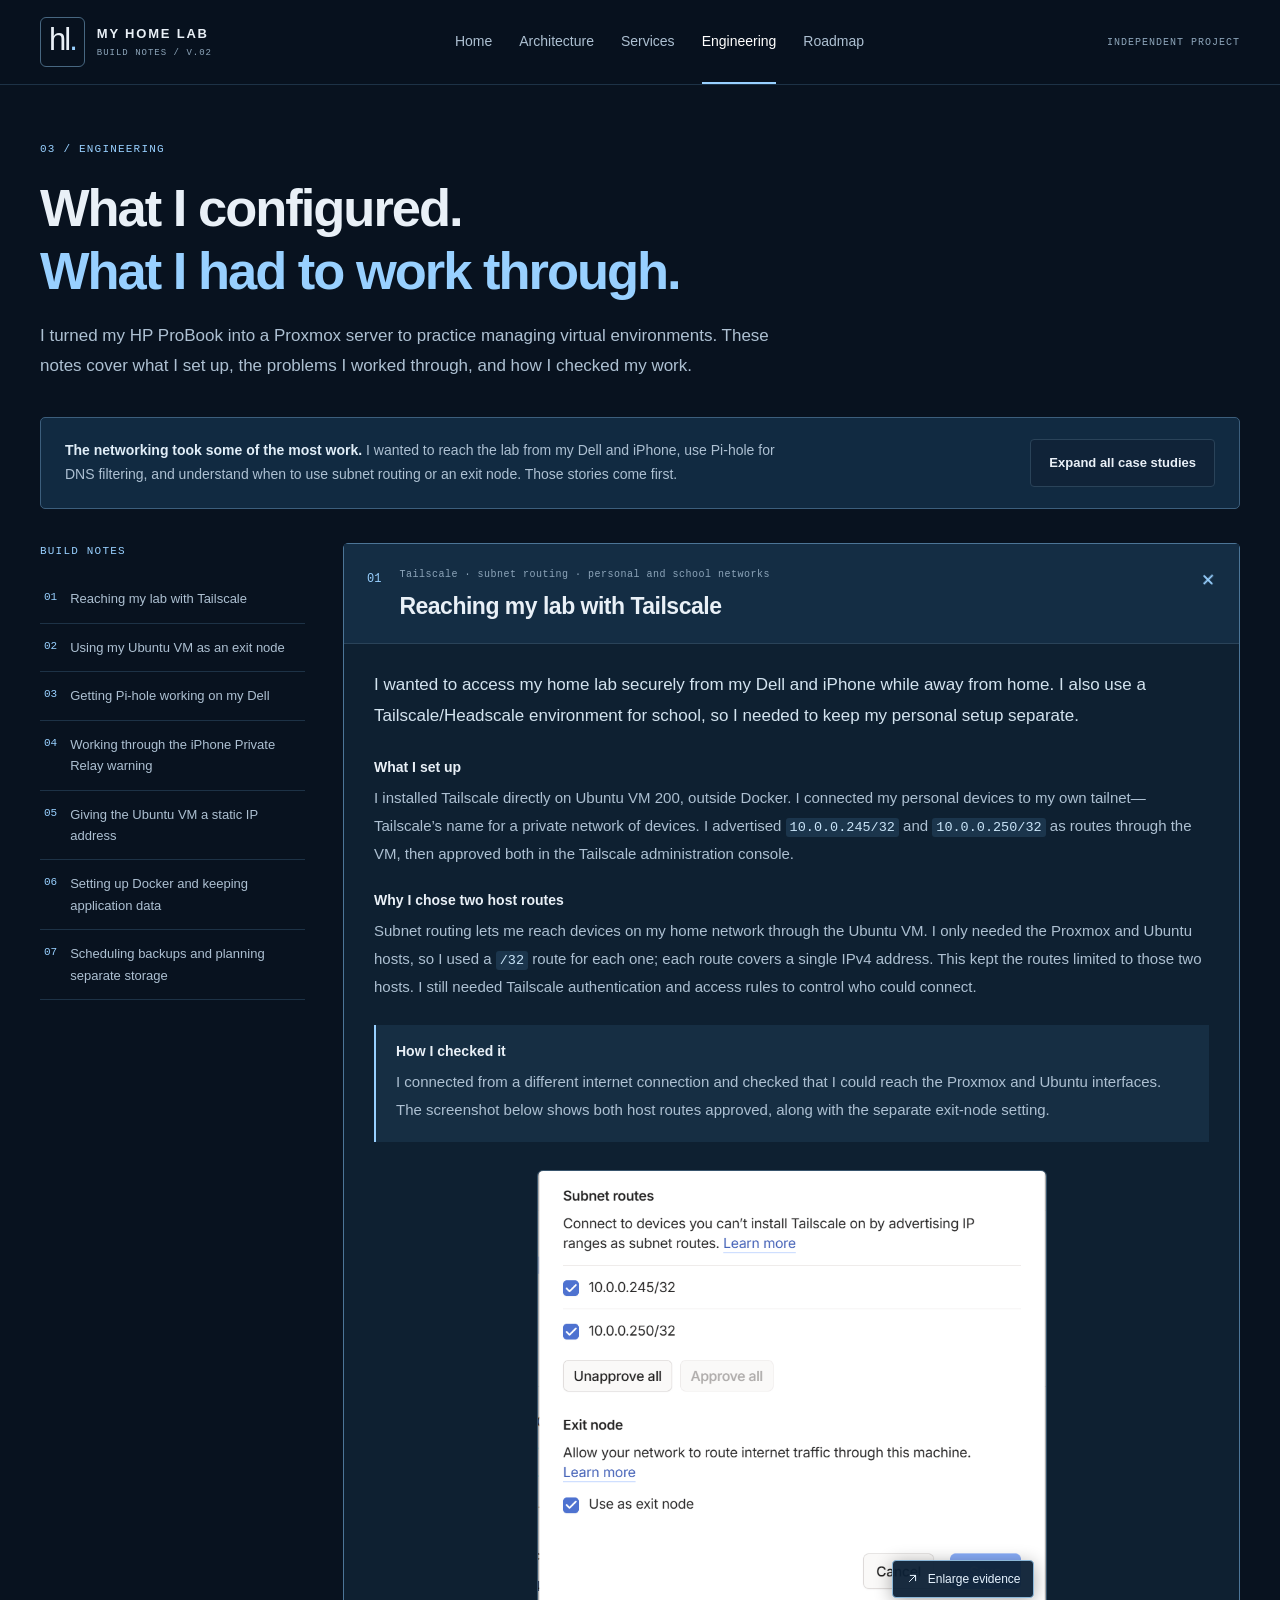
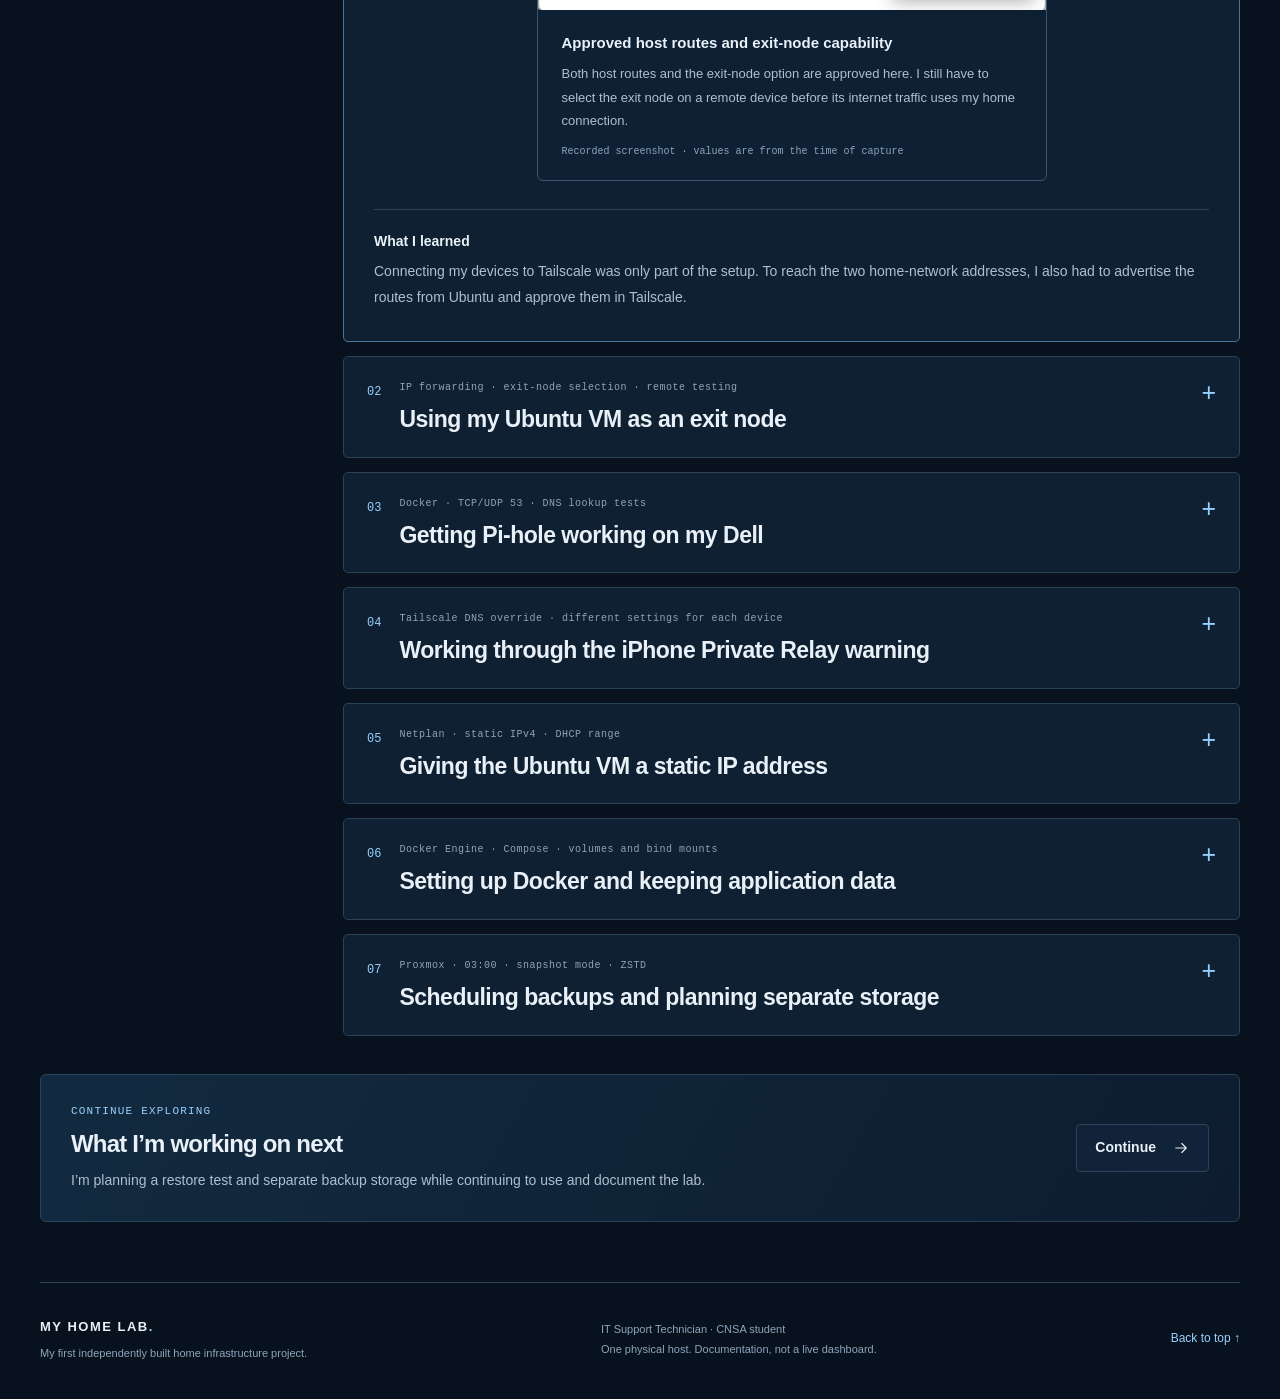
<file: engineering.html>
<!doctype html>
<html lang="en">
<head>
  <meta charset="utf-8">
  <meta name="viewport" content="width=device-width, initial-scale=1">
  <meta name="theme-color" content="#08121f">
  <meta name="description" content="First-person case studies covering Netplan, Docker persistence, Tailscale host routes and exit node, Pi-hole DNS, iPhone Private Relay, and Proxmox backups.">
  <title>Engineering | My Home Lab</title>
  <link rel="stylesheet" href="styles.css">
  <script src="script.js" defer></script>
</head>
<body data-page="engineering" id="top">
  <a class="skip-link" href="#main">Skip to content</a>
  <svg class="icon-definitions" xmlns="http://www.w3.org/2000/svg" aria-hidden="true">
    <symbol id="i-arrow" viewBox="0 0 24 24"><path d="M5 12h14m-6-6 6 6-6 6"/></symbol>
    <symbol id="i-server" viewBox="0 0 24 24"><rect x="3" y="3" width="18" height="7" rx="2"/><rect x="3" y="14" width="18" height="7" rx="2"/><path d="M7 6.5h.01M7 17.5h.01M12 6.5h5M12 17.5h5"/></symbol>
    <symbol id="i-box" viewBox="0 0 24 24"><path d="m12 3 9 5v9l-9 5-9-5V8l9-5Zm0 9 9-4M12 12 3 8m9 4v10M7.5 5.5l9 5"/></symbol>
    <symbol id="i-shield" viewBox="0 0 24 24"><path d="m12 3 8 3v6c0 4-4 7-8 9-4-2-8-5-8-9V6l8-3Z"/><path d="m8 12 3 3 5-6"/></symbol>
    <symbol id="i-sliders" viewBox="0 0 24 24"><path d="M5 3v8m0 4v6M12 3v2m0 4v12M19 3v12m0 4v2M2 11h6M9 5h6m4 4v0M16 15h6"/></symbol>
    <symbol id="i-book" viewBox="0 0 24 24"><path d="M12 6v15M3 3c4 0 6 1 9 3 3-2 5-3 9-3v15c-4 0-6 1-9 3-3-2-5-3-9-3V3Z"/></symbol>
    <symbol id="i-music" viewBox="0 0 24 24"><path d="M9 17V5l11-2v12M9 9l11-2"/><ellipse cx="6" cy="18" rx="3" ry="3"/><ellipse cx="17" cy="16" rx="3" ry="3"/></symbol>
    <symbol id="i-network" viewBox="0 0 24 24"><circle cx="5" cy="6" r="3"/><circle cx="19" cy="6" r="3"/><circle cx="12" cy="19" r="3"/><path d="M8 6h8M6.5 9l4 7m7-7-4 7"/></symbol>
  </svg>
  <header class="site-header">
    <div class="nav-wrap container">
      <a class="brand" href="index.html" aria-label="My Home Lab — Home"><span class="brand-mark" aria-hidden="true">hl<span>.</span></span><span>MY HOME LAB<span class="brand-sub">BUILD NOTES / V.02</span></span></a>
      <button class="menu-toggle" type="button" aria-expanded="false" aria-controls="primary-nav">Menu <span aria-hidden="true">☰</span></button>
      <nav class="primary-nav" id="primary-nav" aria-label="Main navigation"><a href="index.html">Home</a>
<a href="architecture.html">Architecture</a>
<a href="services.html">Services</a>
<a href="engineering.html" aria-current="page">Engineering</a>
<a href="roadmap.html">Roadmap</a></nav>
      <span class="header-note">INDEPENDENT PROJECT</span>
    </div>
  </header>
  <main class="container" id="main" tabindex="-1">
<header class="page-heading"><p class="eyebrow">03 / ENGINEERING</p><h1>What I configured.<br><span>What I had to work through.</span></h1><p class="page-intro">I turned my HP ProBook into a Proxmox server to practice managing virtual environments. These notes cover what I set up, the problems I worked through, and how I checked my work.</p></header>
<div class="engineering-intro"><p><strong>The networking took some of the most work.</strong> I wanted to reach the lab from my Dell and iPhone, use Pi-hole for DNS filtering, and understand when to use subnet routing or an exit node. Those stories come first.</p><button class="button button-secondary js-only" type="button" id="expand-cases" aria-expanded="false">Expand all case studies</button></div>
<div class="engineering-layout">
<nav class="case-index" aria-label="Case study index"><p class="eyebrow">BUILD NOTES</p><a href="#tailscale"><span>01</span>Reaching my lab with Tailscale</a><a href="#exit-node"><span>02</span>Using my Ubuntu VM as an exit node</a><a href="#dns"><span>03</span>Getting Pi-hole working on my Dell</a><a href="#private-relay"><span>04</span>Working through the iPhone Private Relay warning</a><a href="#addressing"><span>05</span>Giving the Ubuntu VM a static IP address</a><a href="#storage"><span>06</span>Setting up Docker and keeping application data</a><a href="#backups"><span>07</span>Scheduling backups and planning separate storage</a></nav>
<section class="case-list" aria-label="Engineering case studies">
<details class="case-study" id="tailscale" open><summary><span class="case-number">01</span>
<div class="case-summary-text"><span class="eyebrow">Tailscale · subnet routing · personal and school networks</span><h2>Reaching my lab with Tailscale</h2></div>
<span class="case-expand" aria-hidden="true">+</span></summary>
<div class="case-body"><p class="case-goal">I wanted to access my home lab securely from my Dell and iPhone while away from home. I also use a Tailscale/Headscale environment for school, so I needed to keep my personal setup separate.</p>
<div class="case-section"><h3>What I set up</h3><p>I installed Tailscale directly on Ubuntu VM 200, outside Docker. I connected my personal devices to my own tailnet—Tailscale’s name for a private network of devices. I advertised <code>10.0.0.245/32</code> and <code>10.0.0.250/32</code> as routes through the VM, then approved both in the Tailscale administration console.</p></div>
<div class="case-section"><h3>Why I chose two host routes</h3><p>Subnet routing lets me reach devices on my home network through the Ubuntu VM. I only needed the Proxmox and Ubuntu hosts, so I used a <code>/32</code> route for each one; each route covers a single IPv4 address. This kept the routes limited to those two hosts. I still needed Tailscale authentication and access rules to control who could connect.</p></div>
<div class="case-section validation"><h3>How I checked it</h3><p>I connected from a different internet connection and checked that I could reach the Proxmox and Ubuntu interfaces. The screenshot below shows both host routes approved, along with the separate exit-node setting.</p></div>
<figure class="evidence evidence-narrow">
  <a class="image-link" href="assets/screenshots/TailscaleSubnets.png" data-lightbox aria-label="Enlarge screenshot: Approved host routes and exit-node capability"><img src="assets/screenshots/TailscaleSubnets.png" width="772" height="667" alt="Tailscale configuration showing approved routes 10.0.0.245/32 and 10.0.0.250/32, with Use as exit node enabled" loading="lazy" decoding="async"><span class="enlarge-hint"><svg class="icon" aria-hidden="true"><use href="#i-arrow"/></svg> Enlarge evidence</span></a>
  <figcaption><strong>Approved host routes and exit-node capability</strong><p>Both host routes and the exit-node option are approved here. I still have to select the exit node on a remote device before its internet traffic uses my home connection.</p><span class="evidence-label">Recorded screenshot · values are from the time of capture</span></figcaption>
</figure>
<div class="takeaway"><h3>What I learned</h3><p>Connecting my devices to Tailscale was only part of the setup. To reach the two home-network addresses, I also had to advertise the routes from Ubuntu and approve them in Tailscale.</p></div>
</div>
</details>
<details class="case-study" id="exit-node"><summary><span class="case-number">02</span>
<div class="case-summary-text"><span class="eyebrow">IP forwarding · exit-node selection · remote testing</span><h2>Using my Ubuntu VM as an exit node</h2></div>
<span class="case-expand" aria-hidden="true">+</span></summary>
<div class="case-body"><p class="case-goal">Once I could reach the lab remotely, I wanted to try sending a device’s internet traffic through my home connection. That is what the exit node is for.</p>
<div class="case-section"><h3>What I set up</h3><p>I enabled IPv4 and IPv6 IP forwarding, which lets Ubuntu pass network traffic through the VM. I made those settings persistent so they would remain after a restart. Then I advertised the VM as an exit node, approved it in Tailscale, and selected it on a remote device.</p></div>
<div class="case-section"><h3>Understanding the difference</h3><p>The two host routes gave me access to specific systems at home. The exit node gave me the option to use my home connection for internet traffic as well. I had to select it on the device I was testing; approving it in Tailscale did not automatically turn it on for every device.</p></div>
<div class="case-section validation"><h3>How I checked it</h3><p>I tested from a different internet connection and checked that the remote device’s internet traffic went through the Ubuntu server and out through my home connection. This was a separate check from reaching the two lab hosts.</p></div>
<div class="three-paths">
<div><strong>Tailnet connection</strong><p>Connects my authorized devices through Tailscale.</p></div>
<div><strong>Host routes</strong><p>Let me reach the two approved home-network addresses.</p></div>
<div><strong>Selected exit node</strong><p>Sends that device’s internet traffic through my home connection.</p></div>
</div>
<div class="takeaway"><h3>What I learned</h3><p>This helped me understand why subnet routing and an exit node have separate settings. I can reach the lab without choosing to send all of a device’s internet traffic through it.</p></div>
</div>
</details>
<details class="case-study" id="dns"><summary><span class="case-number">03</span>
<div class="case-summary-text"><span class="eyebrow">Docker · TCP/UDP 53 · DNS lookup tests</span><h2>Getting Pi-hole working on my Dell</h2></div>
<span class="case-expand" aria-hidden="true">+</span></summary>
<div class="case-body"><p class="case-goal">I wanted to use Pi-hole on my Dell and check that it actually blocked advertising domains. DNS looks up IP addresses for domain names, so testing those lookups was a useful way to check the filtering.</p>
<div class="case-section"><h3>What I set up</h3><p>I ran Pi-hole in Docker and published DNS port <code>53</code> over both TCP and UDP. I configured upstream DNS resolvers for lookups Pi-hole needed to pass on, then set up Tailscale DNS so my Dell would use Pi-hole.</p></div>
<div class="case-section"><h3>Working around the gateway limitation</h3><p>My Xfinity gateway did not let me make the network-wide DNS change I wanted. I configured the Dell’s DNS path instead. Other home devices do not automatically use Pi-hole just because it is running on the network.</p></div>
<div class="case-section validation"><h3>How I checked it</h3><p>I used <code>nslookup</code> and <code>Resolve-DnsName</code> to test normal domain lookups and a blocked advertising domain. Normal lookups resolved, while the blocked lookup returned <code>0.0.0.0</code>. That gave me a concrete check that the filtering was working for the Dell.</p></div>
<figure class="evidence">
  <a class="image-link" href="assets/screenshots/PiHole.png" data-lightbox aria-label="Enlarge screenshot: Pi-hole DNS activity at capture time"><img src="assets/screenshots/PiHole.png" width="2559" height="1474" alt="Pi-hole dashboard with aggregated query counts, blocked queries, and query activity charts" loading="lazy" decoding="async"><span class="enlarge-hint"><svg class="icon" aria-hidden="true"><use href="#i-arrow"/></svg> Enlarge evidence</span></a>
  <figcaption><strong>Pi-hole DNS activity at capture time</strong><p>My Pi-hole dashboard when I took the screenshot. It shows totals and activity charts, without a detailed device or query log. The numbers do not update on this website.</p><span class="evidence-label">Recorded screenshot · values are from the time of capture</span></figcaption>
</figure>
<div class="takeaway"><h3>What I learned</h3><p>I needed to check both ends: Pi-hole had to be running, and my Dell had to use it for DNS. The lookup tests helped me verify the setup beyond simply opening the dashboard.</p></div>
</div>
</details>
<details class="case-study" id="private-relay"><summary><span class="case-number">04</span>
<div class="case-summary-text"><span class="eyebrow">Tailscale DNS override · different settings for each device</span><h2>Working through the iPhone Private Relay warning</h2></div>
<span class="case-expand" aria-hidden="true">+</span></summary>
<div class="case-body"><p class="case-goal">My iPhone displayed an iCloud Private Relay incompatibility warning when I used Tailscale’s DNS override with Pi-hole. I wanted to understand which setting caused the conflict before deciding what to change.</p>
<div class="case-section"><h3>What I tried</h3><p>I changed the Tailscale DNS override setting and compared the iPhone’s behavior. This setting controls whether Tailscale replaces the device’s usual DNS settings. Changing it helped me narrow the warning down to the Pi-hole and Tailscale DNS combination.</p></div>
<div class="case-section"><h3>The settings I chose</h3><p>I kept Pi-hole DNS filtering on my Dell and chose to preserve Private Relay on the iPhone while using cellular. The same DNS settings did not suit how I wanted to use both devices.</p></div>
<div class="case-section validation"><h3>What I could confirm</h3><p>The warning was tied to the DNS override configuration I tested. I worked around the conflict by choosing different settings for the Dell and iPhone; I did not get Pi-hole filtering and Private Relay working together in that setup.</p></div>
<div class="decision-pair">
<div><span class="eyebrow">DELL</span><h3>Pi-hole through Tailscale DNS</h3><p>I kept the DNS filtering setup I had tested.</p></div>
<div><span class="eyebrow">IPHONE ON CELLULAR</span><h3>Preserve iCloud Private Relay</h3><p>I chose to keep Private Relay available on cellular.</p></div>
</div>
<div class="takeaway"><h3>What I learned</h3><p>I could make a useful choice without making both devices behave the same way. For my setup, that meant filtering DNS on the Dell and keeping Private Relay on cellular for the iPhone. It does not make either option universally safer.</p></div>
</div>
</details>
<details class="case-study" id="addressing"><summary><span class="case-number">05</span>
<div class="case-summary-text"><span class="eyebrow">Netplan · static IPv4 · DHCP range</span><h2>Giving the Ubuntu VM a static IP address</h2></div>
<span class="case-expand" aria-hidden="true">+</span></summary>
<div class="case-body"><p class="case-goal">I wanted the Ubuntu VM to keep the same IP address so I could reliably connect to the services running on it. Configuring that myself was part of learning to administer Ubuntu.</p>
<div class="case-section"><h3>What I set up</h3><p>I used Netplan, Ubuntu’s network configuration tool, to set a static IPv4 address. My gateway’s DHCP range was <code>10.0.0.2</code> through <code>10.0.0.240</code>, so I chose an address outside it.</p></div>
<div class="case-section"><h3>Why the DHCP range mattered</h3><p>DHCP assigns addresses to devices automatically. By choosing a static address outside that range, I kept the VM’s address out of the pool the gateway could hand to another device. I also needed the correct gateway and DNS settings for the VM to reach the internet and look up domain names.</p></div>
<div class="case-section validation"><h3>How I checked it</h3><p>I checked that the VM could reach the gateway, access the internet, and resolve domain names. I did these checks before relying on the address for my hosted services.</p></div>
<div class="config-note"><span class="eyebrow">MY ADDRESSING SETUP</span><p>Gateway DHCP range: <code>10.0.0.2–10.0.0.240</code><br>Ubuntu VM: static IPv4 address set with Netplan, outside that range.</p></div>
<div class="takeaway"><h3>What I learned</h3><p>Setting the address was only one part of the network configuration. Checking the gateway, internet access, and DNS separately helped me confirm the VM was ready for the services.</p></div>
</div>
</details>
<details class="case-study" id="storage"><summary><span class="case-number">06</span>
<div class="case-summary-text"><span class="eyebrow">Docker Engine · Compose · volumes and bind mounts</span><h2>Setting up Docker and keeping application data</h2></div>
<span class="case-expand" aria-hidden="true">+</span></summary>
<div class="case-body"><p class="case-goal">I wanted to run several applications inside VM 200 and understand where they kept their data. I needed application settings and files to remain available even when a container was replaced.</p>
<div class="case-section"><h3>What I set up</h3><p>I installed Docker Engine and Docker Compose, then deployed Portainer and Pi-hole. I used Compose files to describe services and their storage mappings, including volumes and bind mounts. After testing the initial services, I added Audiobookshelf and Navidrome.</p></div>
<div class="case-section"><h3>Working out what needed to persist</h3><p>Volumes and bind mounts give applications storage that stays separate from the container itself. I used them for application data and kept track of the separate audiobook, podcast, and music libraries. These files still need backups; keeping them outside a container does not protect them if the underlying storage fails.</p></div>
<div class="case-section validation"><h3>How I checked it</h3><p>I checked that I could access Portainer and Pi-hole after deploying them. The Portainer screenshot on the Services page shows all four application containers. Audiobookshelf and Navidrome are deployed, but I am still adding content to their libraries.</p></div>
<div class="three-paths">
<div><strong>Application data</strong><p>Settings and other files the applications need to keep.</p></div>
<div><strong>Media libraries</strong><p>The audiobook, podcast, and music files I add.</p></div>
<div><strong>Backup copies</strong><p>Copies I can use to recover data if the working files are lost.</p></div>
</div>
<p><a class="inline-link" href="services.html">See my Portainer container list ↗</a></p>
<div class="takeaway"><h3>What I learned</h3><p>Writing the Compose configuration made me pay attention to where each application stored its files. I also learned to keep persistent storage and backups as separate tasks.</p></div>
</div>
</details>
<details class="case-study" id="backups"><summary><span class="case-number">07</span>
<div class="case-summary-text"><span class="eyebrow">Proxmox · 03:00 · snapshot mode · ZSTD</span><h2>Scheduling backups and planning separate storage</h2></div>
<span class="case-expand" aria-hidden="true">+</span></summary>
<div class="case-body"><p class="case-goal">After setting up the Ubuntu environments, I wanted backups of both CT 100 and VM 200. I had put time into configuring them and wanted a way to recover that work.</p>
<div class="case-section"><h3>What I set up</h3><p>I completed manual backups of CT 100 and VM 200, then created a daily Proxmox backup job at <code>03:00</code>. I chose snapshot mode and ZSTD compression, with <code>keep-last=3</code> to retain the last three backups for each guest.</p></div>
<div class="case-section"><h3>Why I still need separate storage</h3><p>Right now, the backups are on the same physical laptop as the systems they protect. They would not help if I lost the laptop or the storage holding both the guests and backups. I still need backup copies on separate physical storage.</p></div>
<div class="case-section validation"><h3>What I have checked so far</h3><p>The manual backups completed. The screenshot shows the daily job enabled for both guests, with local storage and the retention setting. It confirms the schedule I configured, not whether later automatic runs succeeded. I have not completed a documented restore test yet.</p></div>
<figure class="evidence">
  <a class="image-link" href="assets/screenshots/ProxmoxBackup.png" data-lightbox aria-label="Enlarge screenshot: Daily backup schedule for CT 100 and VM 200"><img src="assets/screenshots/ProxmoxBackup.png" width="2386" height="1164" alt="Proxmox backup schedule showing enabled 03:00 job, local storage, keep-last=3, and guests 100 and 200" loading="lazy" decoding="async"><span class="enlarge-hint"><svg class="icon" aria-hidden="true"><use href="#i-arrow"/></svg> Enlarge evidence</span></a>
  <figcaption><strong>Daily backup schedule for CT 100 and VM 200</strong><p>This shows the schedule, local storage, selected guests, and retention. Snapshot mode and ZSTD are settings I chose, but they are not shown in this view. The next-run date is from when I took the screenshot.</p><span class="evidence-label">Recorded screenshot · values are from the time of capture</span></figcaption>
</figure>
<div class="takeaway"><h3>What I learned</h3><p>I have made backups and set up the schedule, but I still need to practice restoring a guest. My next steps are to document that restore test and keep backup copies off the laptop.</p></div>
</div>
</details>
</section>
</div>
<aside class="next-page">
<div><p class="eyebrow">CONTINUE EXPLORING</p><h2>What I’m working on next</h2><p>I’m planning a restore test and separate backup storage while continuing to use and document the lab.</p></div>
<a class="button button-secondary" href="roadmap.html">Continue <svg class="icon" aria-hidden="true"><use href="#i-arrow"/></svg></a></aside>

  </main>
  <footer class="site-footer container">
<div><a class="footer-brand" href="index.html">MY HOME LAB<span>.</span></a><p>My first independently built home infrastructure project.</p></div>
<p>IT Support Technician · CNSA student<br>One physical host. Documentation, not a live dashboard.</p><a class="back-top" href="#top">Back to top ↑</a></footer>
  <dialog class="lightbox" aria-labelledby="lightbox-title">
    <div class="lightbox-toolbar"><h2 id="lightbox-title">Screenshot evidence</h2><button type="button" class="lightbox-close" aria-label="Close enlarged screenshot">Close ×</button></div>
    <div class="lightbox-image-wrap"></div>
<p class="lightbox-caption"></p>
  </dialog>
</body>
</html>
</file>
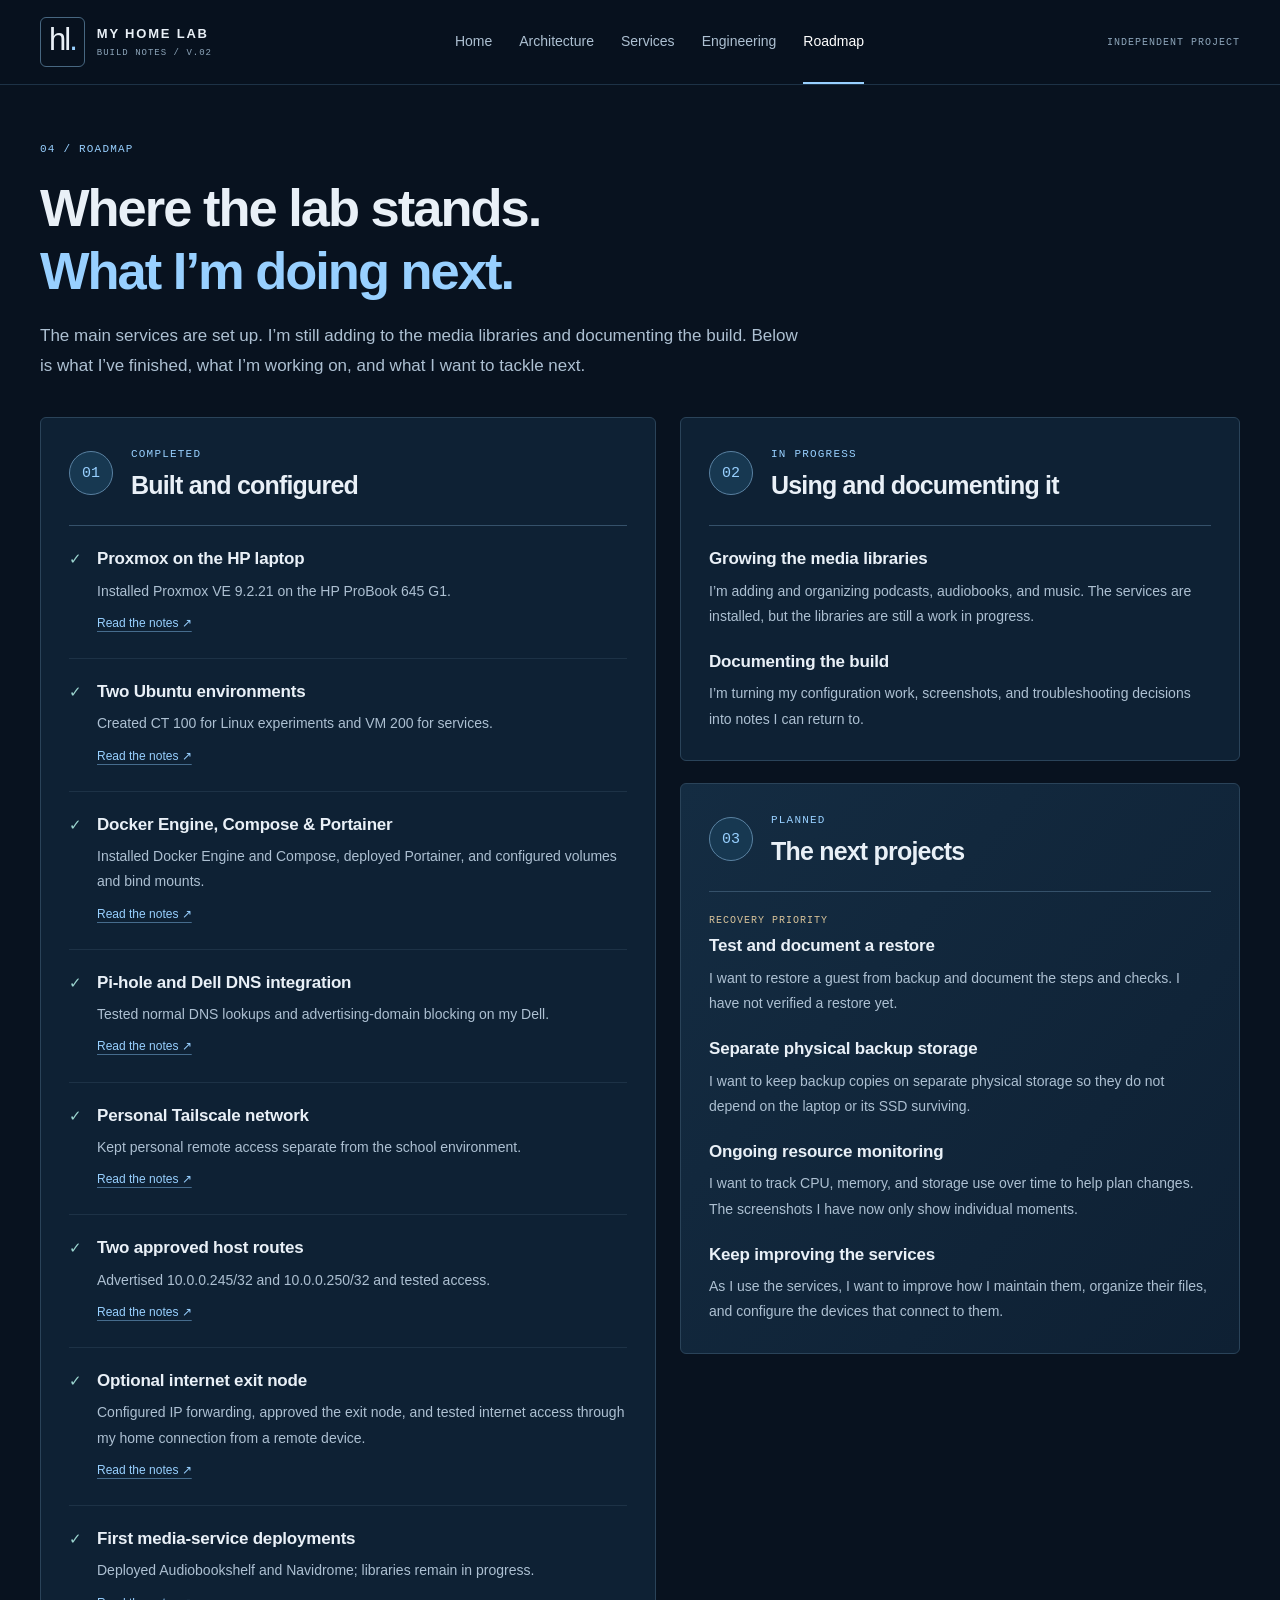
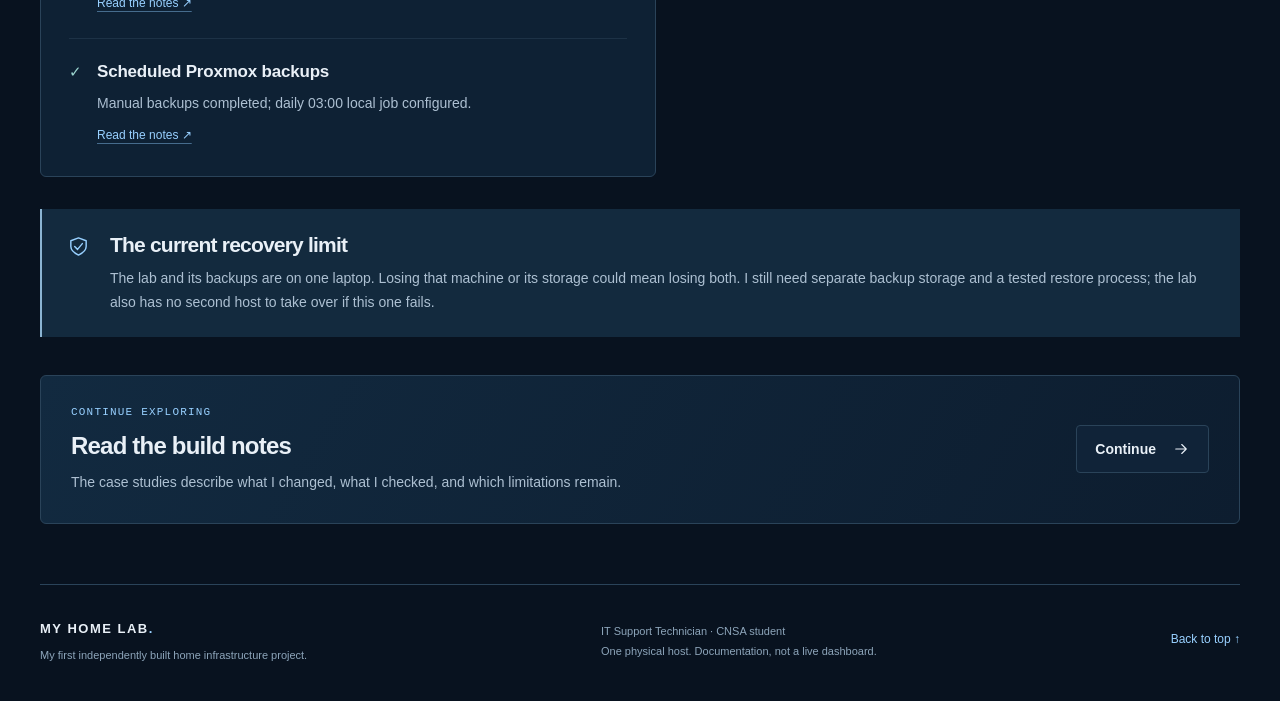
<file: roadmap.html>
<!doctype html>
<html lang="en">
<head>
  <meta charset="utf-8">
  <meta name="viewport" content="width=device-width, initial-scale=1">
  <meta name="theme-color" content="#08121f">
  <meta name="description" content="Completed work, in-progress media libraries and documentation, and planned restore testing, off-device backups, monitoring, and service refinement.">
  <title>Roadmap | My Home Lab</title>
  <link rel="stylesheet" href="styles.css">
  <script src="script.js" defer></script>
</head>
<body data-page="roadmap" id="top">
  <a class="skip-link" href="#main">Skip to content</a>
  <svg class="icon-definitions" xmlns="http://www.w3.org/2000/svg" aria-hidden="true">
    <symbol id="i-arrow" viewBox="0 0 24 24"><path d="M5 12h14m-6-6 6 6-6 6"/></symbol>
    <symbol id="i-server" viewBox="0 0 24 24"><rect x="3" y="3" width="18" height="7" rx="2"/><rect x="3" y="14" width="18" height="7" rx="2"/><path d="M7 6.5h.01M7 17.5h.01M12 6.5h5M12 17.5h5"/></symbol>
    <symbol id="i-box" viewBox="0 0 24 24"><path d="m12 3 9 5v9l-9 5-9-5V8l9-5Zm0 9 9-4M12 12 3 8m9 4v10M7.5 5.5l9 5"/></symbol>
    <symbol id="i-shield" viewBox="0 0 24 24"><path d="m12 3 8 3v6c0 4-4 7-8 9-4-2-8-5-8-9V6l8-3Z"/><path d="m8 12 3 3 5-6"/></symbol>
    <symbol id="i-sliders" viewBox="0 0 24 24"><path d="M5 3v8m0 4v6M12 3v2m0 4v12M19 3v12m0 4v2M2 11h6M9 5h6m4 4v0M16 15h6"/></symbol>
    <symbol id="i-book" viewBox="0 0 24 24"><path d="M12 6v15M3 3c4 0 6 1 9 3 3-2 5-3 9-3v15c-4 0-6 1-9 3-3-2-5-3-9-3V3Z"/></symbol>
    <symbol id="i-music" viewBox="0 0 24 24"><path d="M9 17V5l11-2v12M9 9l11-2"/><ellipse cx="6" cy="18" rx="3" ry="3"/><ellipse cx="17" cy="16" rx="3" ry="3"/></symbol>
    <symbol id="i-network" viewBox="0 0 24 24"><circle cx="5" cy="6" r="3"/><circle cx="19" cy="6" r="3"/><circle cx="12" cy="19" r="3"/><path d="M8 6h8M6.5 9l4 7m7-7-4 7"/></symbol>
  </svg>
  <header class="site-header">
    <div class="nav-wrap container">
      <a class="brand" href="index.html" aria-label="My Home Lab — Home"><span class="brand-mark" aria-hidden="true">hl<span>.</span></span><span>MY HOME LAB<span class="brand-sub">BUILD NOTES / V.02</span></span></a>
      <button class="menu-toggle" type="button" aria-expanded="false" aria-controls="primary-nav">Menu <span aria-hidden="true">☰</span></button>
      <nav class="primary-nav" id="primary-nav" aria-label="Main navigation"><a href="index.html">Home</a>
<a href="architecture.html">Architecture</a>
<a href="services.html">Services</a>
<a href="engineering.html">Engineering</a>
<a href="roadmap.html" aria-current="page">Roadmap</a></nav>
      <span class="header-note">INDEPENDENT PROJECT</span>
    </div>
  </header>
  <main class="container" id="main" tabindex="-1">
<header class="page-heading"><p class="eyebrow">04 / ROADMAP</p><h1>Where the lab stands.<br><span>What I’m doing next.</span></h1><p class="page-intro">The main services are set up. I’m still adding to the media libraries and documenting the build. Below is what I’ve finished, what I’m working on, and what I want to tackle next.</p></header>
<div class="roadmap-layout">
<section class="roadmap-column completed" aria-labelledby="completed-title">
<div class="roadmap-heading"><span class="stage-number">01</span>
<div><p class="eyebrow">COMPLETED</p><h2 id="completed-title">Built and configured</h2></div>
</div>
<ul class="completed-list"><li><span class="done-check" aria-hidden="true">✓</span>
<div><h3>Proxmox on the HP laptop</h3><p>Installed Proxmox VE 9.2.21 on the HP ProBook 645 G1.</p><a class="inline-link" href="architecture.html">Read the notes ↗</a></div>
</li><li><span class="done-check" aria-hidden="true">✓</span>
<div><h3>Two Ubuntu environments</h3><p>Created CT 100 for Linux experiments and VM 200 for services.</p><a class="inline-link" href="architecture.html">Read the notes ↗</a></div>
</li><li><span class="done-check" aria-hidden="true">✓</span>
<div><h3>Docker Engine, Compose & Portainer</h3><p>Installed Docker Engine and Compose, deployed Portainer, and configured volumes and bind mounts.</p><a class="inline-link" href="engineering.html#storage">Read the notes ↗</a></div>
</li><li><span class="done-check" aria-hidden="true">✓</span>
<div><h3>Pi-hole and Dell DNS integration</h3><p>Tested normal DNS lookups and advertising-domain blocking on my Dell.</p><a class="inline-link" href="engineering.html#dns">Read the notes ↗</a></div>
</li><li><span class="done-check" aria-hidden="true">✓</span>
<div><h3>Personal Tailscale network</h3><p>Kept personal remote access separate from the school environment.</p><a class="inline-link" href="engineering.html#tailscale">Read the notes ↗</a></div>
</li><li><span class="done-check" aria-hidden="true">✓</span>
<div><h3>Two approved host routes</h3><p>Advertised 10.0.0.245/32 and 10.0.0.250/32 and tested access.</p><a class="inline-link" href="engineering.html#tailscale">Read the notes ↗</a></div>
</li><li><span class="done-check" aria-hidden="true">✓</span>
<div><h3>Optional internet exit node</h3><p>Configured IP forwarding, approved the exit node, and tested internet access through my home connection from a remote device.</p><a class="inline-link" href="engineering.html#exit-node">Read the notes ↗</a></div>
</li><li><span class="done-check" aria-hidden="true">✓</span>
<div><h3>First media-service deployments</h3><p>Deployed Audiobookshelf and Navidrome; libraries remain in progress.</p><a class="inline-link" href="services.html">Read the notes ↗</a></div>
</li><li><span class="done-check" aria-hidden="true">✓</span>
<div><h3>Scheduled Proxmox backups</h3><p>Manual backups completed; daily 03:00 local job configured.</p><a class="inline-link" href="engineering.html#backups">Read the notes ↗</a></div>
</li></ul>
</section>
<div class="roadmap-next">
<section class="roadmap-column" id="in-progress" aria-labelledby="progress-title">
<div class="roadmap-heading"><span class="stage-number">02</span>
<div><p class="eyebrow">IN PROGRESS</p><h2 id="progress-title">Using and documenting it</h2></div>
</div>
<article class="roadmap-item"><h3>Growing the media libraries</h3><p>I’m adding and organizing podcasts, audiobooks, and music. The services are installed, but the libraries are still a work in progress.</p></article>
<article class="roadmap-item"><h3>Documenting the build</h3><p>I’m turning my configuration work, screenshots, and troubleshooting decisions into notes I can return to.</p></article>
</section>
<section class="roadmap-column planned" aria-labelledby="planned-title">
<div class="roadmap-heading"><span class="stage-number">03</span>
<div><p class="eyebrow">PLANNED</p><h2 id="planned-title">The next projects</h2></div>
</div>
<article class="roadmap-item"><span class="priority-label">RECOVERY PRIORITY</span><h3>Test and document a restore</h3><p>I want to restore a guest from backup and document the steps and checks. I have not verified a restore yet.</p></article>
<article class="roadmap-item"><h3>Separate physical backup storage</h3><p>I want to keep backup copies on separate physical storage so they do not depend on the laptop or its SSD surviving.</p></article>
<article class="roadmap-item"><h3>Ongoing resource monitoring</h3><p>I want to track CPU, memory, and storage use over time to help plan changes. The screenshots I have now only show individual moments.</p></article>
<article class="roadmap-item"><h3>Keep improving the services</h3><p>As I use the services, I want to improve how I maintain them, organize their files, and configure the devices that connect to them.</p></article>
</section>
</div>
</div>
<aside class="recovery-note"><svg class="icon" aria-hidden="true"><use href="#i-shield"/></svg>
<div><h2>The current recovery limit</h2><p>The lab and its backups are on one laptop. Losing that machine or its storage could mean losing both. I still need separate backup storage and a tested restore process; the lab also has no second host to take over if this one fails.</p></div>
</aside>
<aside class="next-page">
<div><p class="eyebrow">CONTINUE EXPLORING</p><h2>Read the build notes</h2><p>The case studies describe what I changed, what I checked, and which limitations remain.</p></div>
<a class="button button-secondary" href="engineering.html">Continue <svg class="icon" aria-hidden="true"><use href="#i-arrow"/></svg></a></aside>

  </main>
  <footer class="site-footer container">
<div><a class="footer-brand" href="index.html">MY HOME LAB<span>.</span></a><p>My first independently built home infrastructure project.</p></div>
<p>IT Support Technician · CNSA student<br>One physical host. Documentation, not a live dashboard.</p><a class="back-top" href="#top">Back to top ↑</a></footer>
  <dialog class="lightbox" aria-labelledby="lightbox-title">
    <div class="lightbox-toolbar"><h2 id="lightbox-title">Screenshot evidence</h2><button type="button" class="lightbox-close" aria-label="Close enlarged screenshot">Close ×</button></div>
    <div class="lightbox-image-wrap"></div>
<p class="lightbox-caption"></p>
  </dialog>
</body>
</html>
</file>
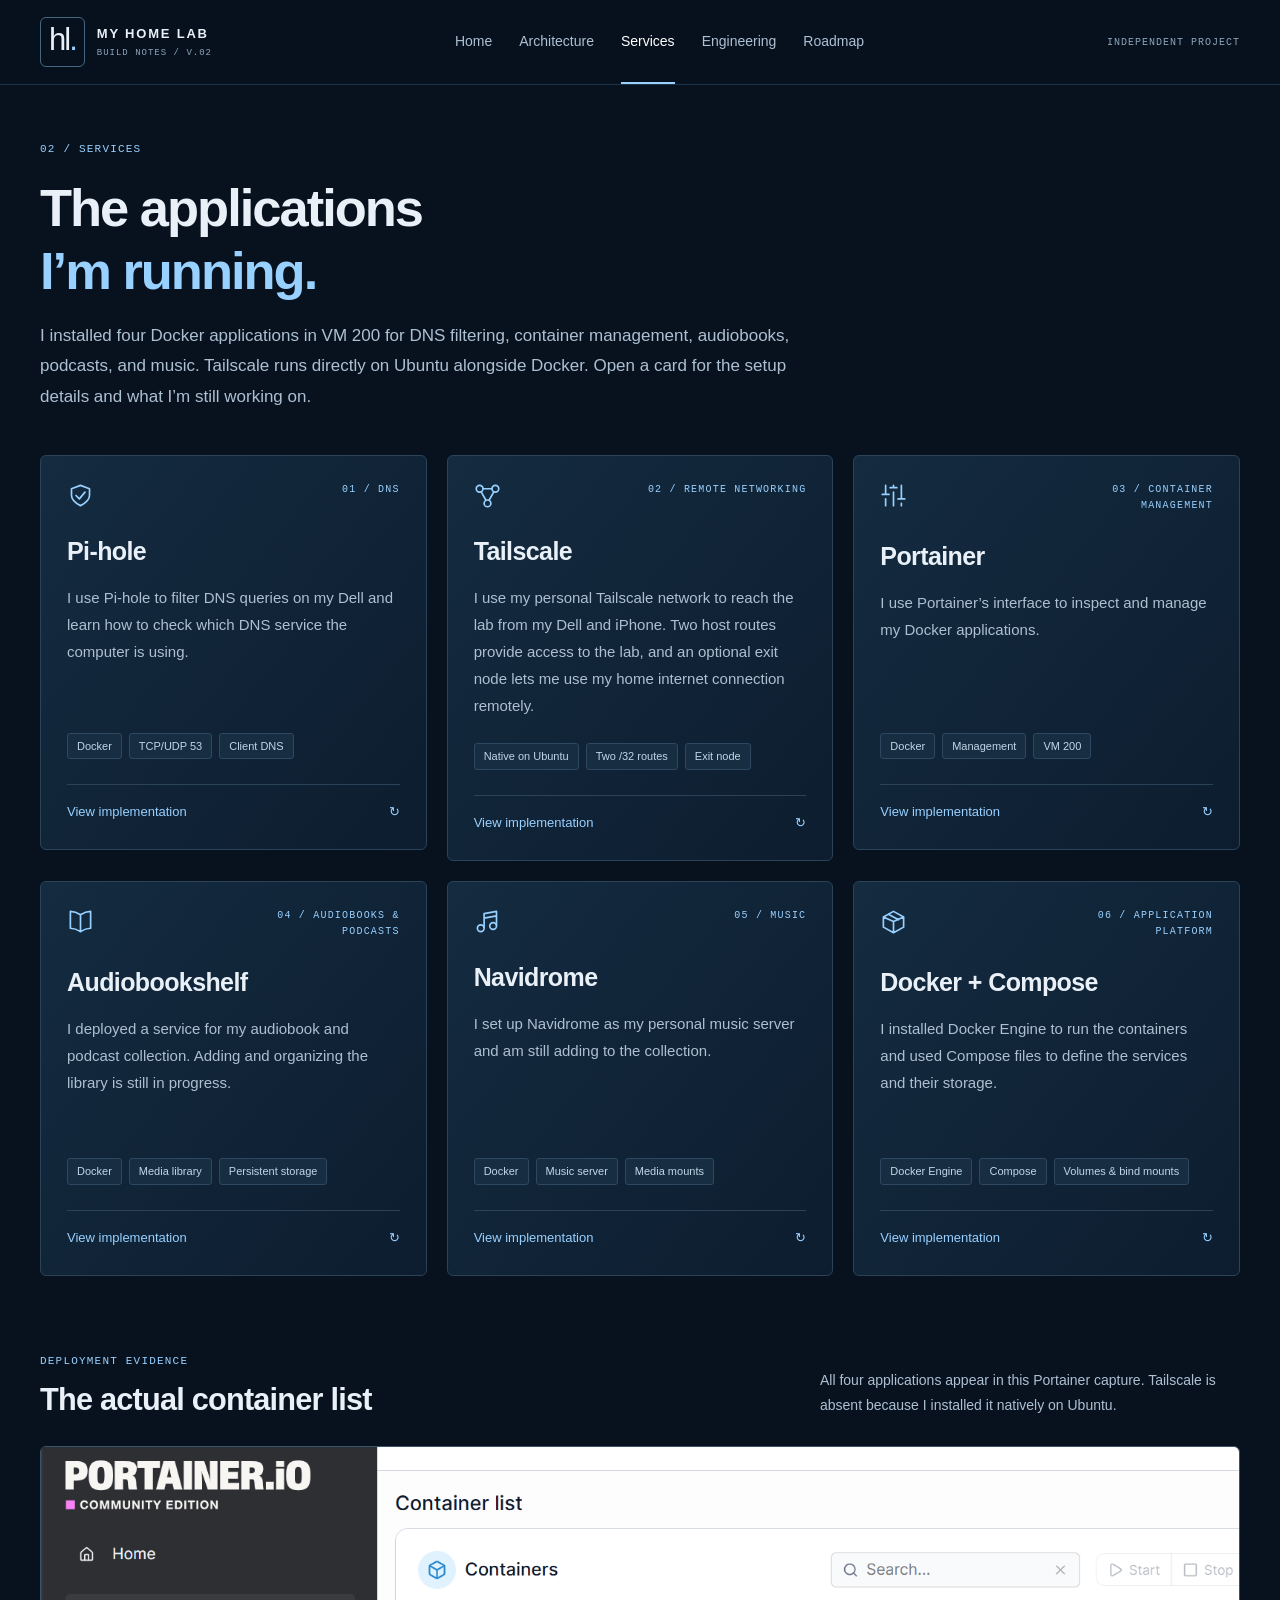
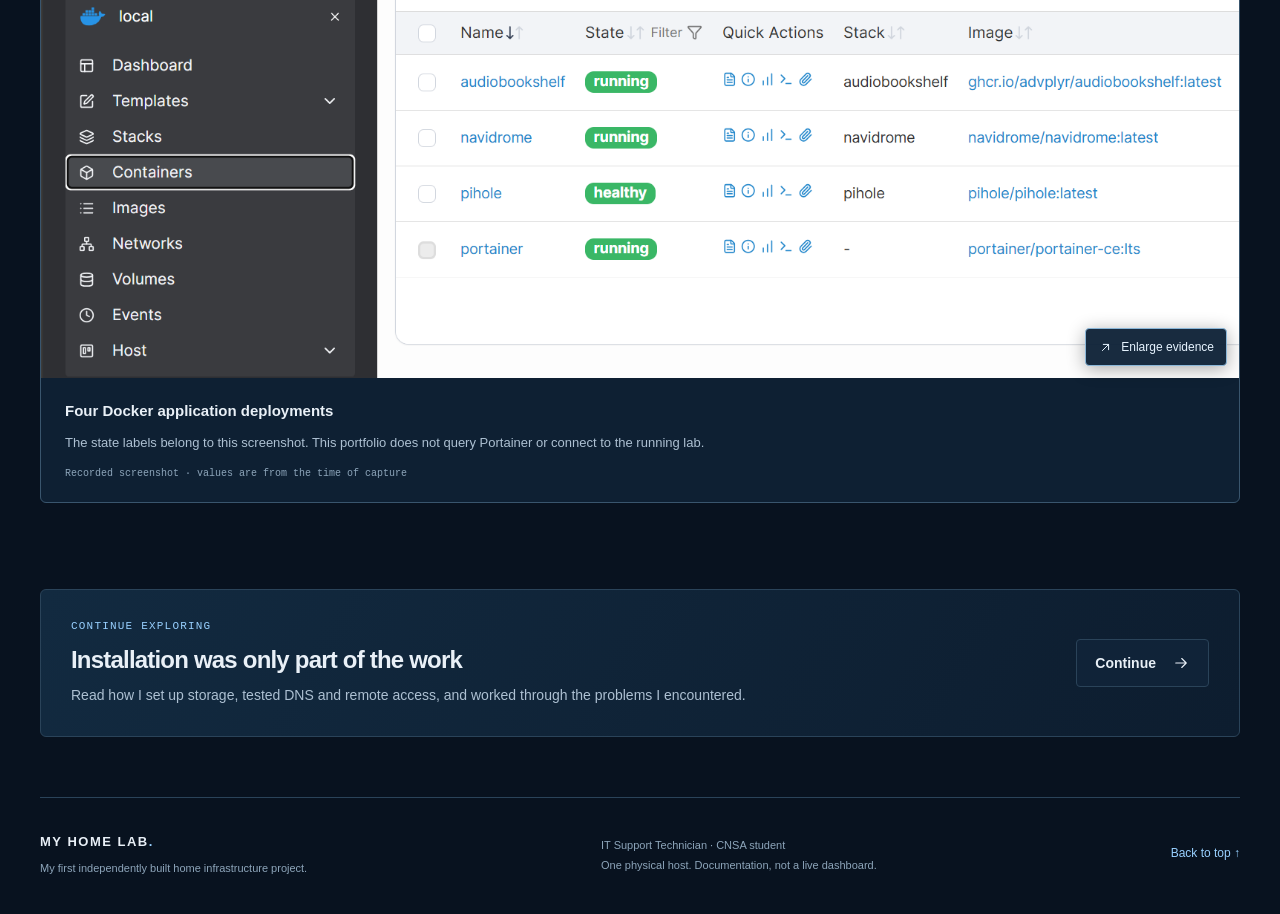
<file: services.html>
<!doctype html>
<html lang="en">
<head>
  <meta charset="utf-8">
  <meta name="viewport" content="width=device-width, initial-scale=1">
  <meta name="theme-color" content="#08121f">
  <meta name="description" content="Implementation notes for Pi-hole, Portainer, Audiobookshelf, Navidrome, Docker Compose, and native Tailscale in my first home lab.">
  <title>Services | My Home Lab</title>
  <link rel="stylesheet" href="styles.css">
  <script src="script.js" defer></script>
</head>
<body data-page="services" id="top">
  <a class="skip-link" href="#main">Skip to content</a>
  <svg class="icon-definitions" xmlns="http://www.w3.org/2000/svg" aria-hidden="true">
    <symbol id="i-arrow" viewBox="0 0 24 24"><path d="M5 12h14m-6-6 6 6-6 6"/></symbol>
    <symbol id="i-server" viewBox="0 0 24 24"><rect x="3" y="3" width="18" height="7" rx="2"/><rect x="3" y="14" width="18" height="7" rx="2"/><path d="M7 6.5h.01M7 17.5h.01M12 6.5h5M12 17.5h5"/></symbol>
    <symbol id="i-box" viewBox="0 0 24 24"><path d="m12 3 9 5v9l-9 5-9-5V8l9-5Zm0 9 9-4M12 12 3 8m9 4v10M7.5 5.5l9 5"/></symbol>
    <symbol id="i-shield" viewBox="0 0 24 24"><path d="m12 3 8 3v6c0 4-4 7-8 9-4-2-8-5-8-9V6l8-3Z"/><path d="m8 12 3 3 5-6"/></symbol>
    <symbol id="i-sliders" viewBox="0 0 24 24"><path d="M5 3v8m0 4v6M12 3v2m0 4v12M19 3v12m0 4v2M2 11h6M9 5h6m4 4v0M16 15h6"/></symbol>
    <symbol id="i-book" viewBox="0 0 24 24"><path d="M12 6v15M3 3c4 0 6 1 9 3 3-2 5-3 9-3v15c-4 0-6 1-9 3-3-2-5-3-9-3V3Z"/></symbol>
    <symbol id="i-music" viewBox="0 0 24 24"><path d="M9 17V5l11-2v12M9 9l11-2"/><ellipse cx="6" cy="18" rx="3" ry="3"/><ellipse cx="17" cy="16" rx="3" ry="3"/></symbol>
    <symbol id="i-network" viewBox="0 0 24 24"><circle cx="5" cy="6" r="3"/><circle cx="19" cy="6" r="3"/><circle cx="12" cy="19" r="3"/><path d="M8 6h8M6.5 9l4 7m7-7-4 7"/></symbol>
  </svg>
  <header class="site-header">
    <div class="nav-wrap container">
      <a class="brand" href="index.html" aria-label="My Home Lab — Home"><span class="brand-mark" aria-hidden="true">hl<span>.</span></span><span>MY HOME LAB<span class="brand-sub">BUILD NOTES / V.02</span></span></a>
      <button class="menu-toggle" type="button" aria-expanded="false" aria-controls="primary-nav">Menu <span aria-hidden="true">☰</span></button>
      <nav class="primary-nav" id="primary-nav" aria-label="Main navigation"><a href="index.html">Home</a>
<a href="architecture.html">Architecture</a>
<a href="services.html" aria-current="page">Services</a>
<a href="engineering.html">Engineering</a>
<a href="roadmap.html">Roadmap</a></nav>
      <span class="header-note">INDEPENDENT PROJECT</span>
    </div>
  </header>
  <main class="container" id="main" tabindex="-1">
<header class="page-heading"><p class="eyebrow">02 / SERVICES</p><h1>The applications<br><span>I’m running.</span></h1><p class="page-intro">I installed four Docker applications in VM 200 for DNS filtering, container management, audiobooks, podcasts, and music. Tailscale runs directly on Ubuntu alongside Docker. Open a card for the setup details and what I’m still working on.</p></header>
<section class="service-grid" aria-label="Service implementation cards">
<details class="service-card" id="service-pihole"><summary><span class="service-top"><svg class="icon" aria-hidden="true"><use href="#i-shield"/></svg><span class="eyebrow">01 / DNS</span></span><h2>Pi-hole</h2><span class="card-front"><span class="service-description">I use Pi-hole to filter DNS queries on my Dell and learn how to check which DNS service the computer is using.</span><span class="tech-tags"><span>Docker</span><span>TCP/UDP 53</span><span>Client DNS</span></span></span><span class="card-toggle"><span class="show-details">View implementation</span><span class="show-overview">Return to overview</span><span aria-hidden="true">↻</span></span></summary>
<div class="card-back"><h3>How I implemented it</h3><p>I published DNS port 53 over both TCP and UDP and configured upstream resolvers. Tailscale DNS points my Dell to Pi-hole.</p><h3>What matters in this lab</h3><p>The gateway did not allow the network-wide DNS setup I wanted. I verified ordinary resolution and a blocked advertising domain with nslookup and Resolve-DnsName.</p><p class="service-state">DNS resolution and blocking tested on my Dell</p><a class="inline-link" href="engineering.html#dns">Related build notes ↗</a><button type="button" class="card-return js-only" data-close-card>Return to overview ↑</button></div>
</details>
<details class="service-card" id="service-tailscale"><summary><span class="service-top"><svg class="icon" aria-hidden="true"><use href="#i-network"/></svg><span class="eyebrow">02 / REMOTE NETWORKING</span></span><h2>Tailscale</h2><span class="card-front"><span class="service-description">I use my personal Tailscale network to reach the lab from my Dell and iPhone. Two host routes provide access to the lab, and an optional exit node lets me use my home internet connection remotely.</span><span class="tech-tags"><span>Native on Ubuntu</span><span>Two /32 routes</span><span>Exit node</span></span></span><span class="card-toggle"><span class="show-details">View implementation</span><span class="show-overview">Return to overview</span><span aria-hidden="true">↻</span></span></summary>
<div class="card-back"><h3>How I implemented it</h3><p>I installed Tailscale directly on VM 200, outside Docker. I approved 10.0.0.245/32 and 10.0.0.250/32 instead of advertising the full home subnet.</p><h3>What matters in this lab</h3><p>I configured persistent IPv4/IPv6 forwarding and tested that a remote device could use my home internet connection through the exit node. I kept this personal setup separate from my school environment.</p><p class="service-state">Remote lab access and exit node tested</p><a class="inline-link" href="engineering.html#tailscale">Related build notes ↗</a><button type="button" class="card-return js-only" data-close-card>Return to overview ↑</button></div>
</details>
<details class="service-card" id="service-portainer"><summary><span class="service-top"><svg class="icon" aria-hidden="true"><use href="#i-sliders"/></svg><span class="eyebrow">03 / CONTAINER MANAGEMENT</span></span><h2>Portainer</h2><span class="card-front"><span class="service-description">I use Portainer’s interface to inspect and manage my Docker applications.</span><span class="tech-tags"><span>Docker</span><span>Management</span><span>VM 200</span></span></span><span class="card-toggle"><span class="show-details">View implementation</span><span class="show-overview">Return to overview</span><span aria-hidden="true">↻</span></span></summary>
<div class="card-back"><h3>How I implemented it</h3><p>I installed Portainer alongside Pi-hole and checked that I could access them before adding the media applications.</p><h3>What matters in this lab</h3><p>The screenshot below shows Pi-hole, Portainer, Audiobookshelf, and Navidrome. Its status labels are from when I took it; this website does not monitor the containers.</p><p class="service-state">Four application containers recorded</p><a class="inline-link" href="engineering.html#storage">Related build notes ↗</a><button type="button" class="card-return js-only" data-close-card>Return to overview ↑</button></div>
</details>
<details class="service-card" id="service-audiobookshelf"><summary><span class="service-top"><svg class="icon" aria-hidden="true"><use href="#i-book"/></svg><span class="eyebrow">04 / AUDIOBOOKS & PODCASTS</span></span><h2>Audiobookshelf</h2><span class="card-front"><span class="service-description">I deployed a service for my audiobook and podcast collection. Adding and organizing the library is still in progress.</span><span class="tech-tags"><span>Docker</span><span>Media library</span><span>Persistent storage</span></span></span><span class="card-toggle"><span class="show-details">View implementation</span><span class="show-overview">Return to overview</span><span aria-hidden="true">↻</span></span></summary>
<div class="card-back"><h3>How I implemented it</h3><p>I added Audiobookshelf after Portainer and Pi-hole. I keep track of its settings and application data separately from the audiobook and podcast files.</p><h3>What matters in this lab</h3><p>The container appears in Portainer. I am still adding and organizing audiobooks and podcasts.</p><p class="service-state">Deployed · library in progress</p><a class="inline-link" href="roadmap.html#in-progress">Related build notes ↗</a><button type="button" class="card-return js-only" data-close-card>Return to overview ↑</button></div>
</details>
<details class="service-card" id="service-navidrome"><summary><span class="service-top"><svg class="icon" aria-hidden="true"><use href="#i-music"/></svg><span class="eyebrow">05 / MUSIC</span></span><h2>Navidrome</h2><span class="card-front"><span class="service-description">I set up Navidrome as my personal music server and am still adding to the collection.</span><span class="tech-tags"><span>Docker</span><span>Music server</span><span>Media mounts</span></span></span><span class="card-toggle"><span class="show-details">View implementation</span><span class="show-overview">Return to overview</span><span aria-hidden="true">↻</span></span></summary>
<div class="card-back"><h3>How I implemented it</h3><p>Navidrome runs in Docker on VM 200 alongside the other applications. The music collection is separate from the application’s configuration and persistent data.</p><h3>What matters in this lab</h3><p>I need to keep track of where the music is stored and whether Navidrome can read it. Mounting those files into the container makes them available to the application, but it does not back them up.</p><p class="service-state">Deployed · collection in progress</p><a class="inline-link" href="roadmap.html#in-progress">Related build notes ↗</a><button type="button" class="card-return js-only" data-close-card>Return to overview ↑</button></div>
</details>
<details class="service-card" id="service-docker"><summary><span class="service-top"><svg class="icon" aria-hidden="true"><use href="#i-box"/></svg><span class="eyebrow">06 / APPLICATION PLATFORM</span></span><h2>Docker + Compose</h2><span class="card-front"><span class="service-description">I installed Docker Engine to run the containers and used Compose files to define the services and their storage.</span><span class="tech-tags"><span>Docker Engine</span><span>Compose</span><span>Volumes & bind mounts</span></span></span><span class="card-toggle"><span class="show-details">View implementation</span><span class="show-overview">Return to overview</span><span aria-hidden="true">↻</span></span></summary>
<div class="card-back"><h3>How I implemented it</h3><p>I installed Docker Engine and Compose on Ubuntu Server 24.04. I configured volumes and bind mounts for application data, tested Portainer and Pi-hole, then added the media services.</p><h3>What matters in this lab</h3><p>Application settings, media files, and backup copies all need attention. My Proxmox backups are on the same laptop, so they do not protect against losing that machine or its storage. A documented restore test is still planned.</p><p class="service-state">Runtime and four applications deployed</p><a class="inline-link" href="engineering.html#storage">Related build notes ↗</a><button type="button" class="card-return js-only" data-close-card>Return to overview ↑</button></div>
</details>
</section>
<section class="section evidence-section" aria-labelledby="containers-title">
<div class="section-heading">
<div><p class="eyebrow">DEPLOYMENT EVIDENCE</p><h2 id="containers-title">The actual container list</h2></div>
<p>All four applications appear in this Portainer capture. Tailscale is absent because I installed it natively on Ubuntu.</p></div>
<figure class="evidence">
  <a class="image-link" href="assets/screenshots/Portainer.png" data-lightbox aria-label="Enlarge screenshot: Four Docker application deployments"><img src="assets/screenshots/Portainer.png" width="1614" height="715" alt="Portainer container list showing Audiobookshelf, Navidrome, Pi-hole, and Portainer" loading="lazy" decoding="async"><span class="enlarge-hint"><svg class="icon" aria-hidden="true"><use href="#i-arrow"/></svg> Enlarge evidence</span></a>
  <figcaption><strong>Four Docker application deployments</strong><p>The state labels belong to this screenshot. This portfolio does not query Portainer or connect to the running lab.</p><span class="evidence-label">Recorded screenshot · values are from the time of capture</span></figcaption>
</figure>
</section>
<aside class="next-page">
<div><p class="eyebrow">CONTINUE EXPLORING</p><h2>Installation was only part of the work</h2><p>Read how I set up storage, tested DNS and remote access, and worked through the problems I encountered.</p></div>
<a class="button button-secondary" href="engineering.html">Continue <svg class="icon" aria-hidden="true"><use href="#i-arrow"/></svg></a></aside>

  </main>
  <footer class="site-footer container">
<div><a class="footer-brand" href="index.html">MY HOME LAB<span>.</span></a><p>My first independently built home infrastructure project.</p></div>
<p>IT Support Technician · CNSA student<br>One physical host. Documentation, not a live dashboard.</p><a class="back-top" href="#top">Back to top ↑</a></footer>
  <dialog class="lightbox" aria-labelledby="lightbox-title">
    <div class="lightbox-toolbar"><h2 id="lightbox-title">Screenshot evidence</h2><button type="button" class="lightbox-close" aria-label="Close enlarged screenshot">Close ×</button></div>
    <div class="lightbox-image-wrap"></div>
<p class="lightbox-caption"></p>
  </dialog>
</body>
</html>
</file>
<file: styles.css>
@charset "UTF-8";
/* Shared foundation: system fonts, local assets, no dependencies. */
:root {
  color-scheme:dark;
  --bg:#08121f;
  --text:#e9f0f7;
  --muted:#adc0d2;
  --quiet:#8da5ba;
  --accent:#98d0ff;
  --line:#2a4359;
  --line-soft:#1d3246;
  --sans:"Segoe UI",-apple-system,BlinkMacSystemFont,Arial,sans-serif;
  --mono:Consolas,"SFMono-Regular","Liberation Mono",monospace;
}

* {
  box-sizing:border-box;
}

html {
  scroll-behavior:smooth;
  scroll-padding-top:110px;
}

body {
  margin:0;
  background:var(--bg);
  color:var(--text);
  font:16px/1.7 var(--sans);
  -webkit-font-smoothing:antialiased;
}

body.modal-open {
  overflow:hidden;
}

[hidden] {
  display:none!important;
}

h1,h2,h3,h4,p,figure {
  margin:0;
}

h1,h2,h3,h4 {
  line-height:1.2;
  font-weight:550;
}

h1 {
  font-size:clamp(38px,4.1vw,60px);
  letter-spacing:-2px;
}

h1 span {
  color:var(--accent);
}

h2 {
  font-size:clamp(26px,2.4vw,34px);
  letter-spacing:-.8px;
}

h3 {
  font-size:21px;
  letter-spacing:-.3px;
}

p {
  overflow-wrap:break-word;
}

a {
  color:inherit;
  text-decoration:none;
}

button {
  font:inherit;
  color:inherit;
  cursor:pointer;
}

button,a,summary {
  touch-action:manipulation;
  -webkit-tap-highlight-color:transparent;
}

button:focus-visible,a:focus-visible,summary:focus-visible,[tabindex="-1"]:focus-visible {
  outline:2px solid var(--accent);
  outline-offset:5px;
}

::selection {
  color:white;
  background:#365f85;
}

img {
  display:block;
  max-width:100%;
  height:auto;
}

svg {
  display:block;
}

.container {
  width:min(1240px,calc(100% - 80px));
  margin-inline:auto;
}

.container>*,.architecture-layout>*,.guest-layout>*,.service-grid>*,.engineering-layout>*,.roadmap-layout>* {
  min-width:0;
}

.icon {
  width:23px;
  height:23px;
  fill:none;
  stroke:currentColor;
  stroke-width:1.5;
  stroke-linecap:round;
  stroke-linejoin:round;
  flex-shrink:0;
}

.icon-definitions {
  width:0;
  height:0;
  position:absolute;
  overflow:hidden;
}

.eyebrow {
  font:11px/1.6 var(--mono);
  letter-spacing:1.2px;
  color:var(--accent);
}

.sr-only {
  position:absolute;
  width:1px;
  height:1px;
  padding:0;
  margin:-1px;
  overflow:hidden;
  clip-path:inset(50%);
  white-space:nowrap;
  border:0;
}

.js-only {
  display:none!important;
}

.js .js-only {
  display:inline-flex!important;
}

.skip-link {
  position:fixed;
  top:12px;
  left:16px;
  z-index:100;
  background:var(--accent);
  color:var(--bg);
  padding:12px 20px;
  transform:translateY(-160%);
}

.skip-link:focus {
  transform:none;
}

/* Navigation is real HTML on all five pages, including without JavaScript. */
.site-header {
  position:sticky;
  top:0;
  z-index:30;
  background:#08121ff5;
  border-bottom:1px solid var(--line-soft);
  backdrop-filter:blur(16px);
}

.nav-wrap {
  display:flex;
  align-items:center;
  justify-content:space-between;
  gap:28px;
  min-height:84px;
}

.brand {
  display:flex;
  align-items:center;
  gap:12px;
  flex-shrink:0;
  font-size:13px;
  font-weight:650;
  letter-spacing:1.8px;
  line-height:1.3;
}

.brand-mark {
  border:1px solid #476781;
  border-radius:6px;
  font-size:31px;
  padding:2px 8px 6px;
  letter-spacing:-2px;
  font-weight:450;
}

.brand-mark span,.footer-brand span {
  color:var(--accent);
}

.brand-sub {
  display:block;
  margin-top:6px;
  color:var(--quiet);
  font:9px var(--mono);
  letter-spacing:1px;
}

.primary-nav {
  display:flex;
  align-items:stretch;
  gap:27px;
  align-self:stretch;
}

.primary-nav a {
  display:flex;
  align-items:center;
  min-height:48px;
  color:var(--muted);
  font-size:14px;
  position:relative;
}

.primary-nav a:hover,.primary-nav a[aria-current] {
  color:white;
}

.primary-nav a[aria-current]::after {
  content:"";
  position:absolute;
  bottom:0;
  left:0;
  right:0;
  height:2px;
  background:var(--accent);
}

.header-note {
  color:var(--quiet);
  font:10px var(--mono);
  letter-spacing:1px;
}

.menu-toggle {
  display:none;
}

.button {
  display:inline-flex;
  min-height:48px;
  align-items:center;
  justify-content:center;
  gap:16px;
  padding:11px 18px;
  border:1px solid var(--line);
  border-radius:4px;
  font-size:14px;
  font-weight:550;
  line-height:1.5;
  transition:background .18s,border-color .18s;
}

.button .icon {
  width:18px;
  height:18px;
}

.button-primary {
  background:var(--accent);
  color:#0b1c2d;
  border-color:var(--accent);
}

.button-primary:hover {
  background:#c2e3ff;
}

.button-secondary {
  background:#102338;
}

.button-secondary:hover {
  background:#19354d;
  border-color:#628dad;
}

.inline-link {
  color:var(--accent);
  text-decoration:underline;
  text-decoration-color:#466c8d;
  text-underline-offset:4px;
}

.inline-link:hover {
  text-decoration-color:var(--accent);
}

.tech-tags {
  display:flex;
  flex-wrap:wrap;
  gap:7px;
}

.tech-tags>span {
  font-size:11px;
  line-height:1.5;
  color:#c1d6e8;
  background:#172d42;
  border:1px solid #2d4860;
  padding:4px 9px;
  border-radius:3px;
}

.section {
  padding-block:62px;
}

.section-heading {
  display:flex;
  align-items:end;
  justify-content:space-between;
  gap:40px;
  margin-bottom:28px;
}

.section-heading h2 {
  margin-top:11px;
}

.section-heading>p {
  max-width:420px;
  color:var(--muted);
  font-size:14px;
  line-height:1.8;
}

.section-note {
  color:var(--quiet);
  font-size:13px;
  margin-top:20px;
  max-width:1000px;
}

.page-heading {
  padding-block:56px 35px;
  max-width:900px;
}

.page-heading h1 {
  margin:18px 0;
}

.page-intro {
  max-width:760px;
  color:var(--muted);
  font-size:17px;
  line-height:1.8;
}

.next-page {
  display:flex;
  align-items:center;
  justify-content:space-between;
  gap:35px;
  padding:28px 30px;
  background:linear-gradient(120deg,#122a40,#0d1d2f);
  border:1px solid var(--line);
  border-radius:6px;
  margin:24px 0 60px;
}

.next-page h2 {
  font-size:24px;
  margin:10px 0;
}

.next-page p:not(.eyebrow) {
  color:var(--muted);
  font-size:14px;
  max-width:800px;
}

.next-page .button {
  flex-shrink:0;
}

.notice {
  padding:18px;
  margin:20px 0;
  border:1px solid var(--line);
  color:var(--muted);
}

.notice a {
  text-decoration:underline;
}

/* Home: the original model-reference image keeps its natural proportions. */
.home-hero {
  display:grid;
  grid-template-columns:1.12fr 1fr;
  align-items:center;
  gap:48px;
  padding-block:64px 52px;
}

.hero-copy h1 {
  margin:21px 0 24px;
  font-size:clamp(40px,4.4vw,63px);
  line-height:1.09;
}

.hero-copy .hero-lead {
  font-size:18px;
  line-height:1.7;
  color:#d1dfeb;
  margin-bottom:16px;
}

.hero-copy>p:not(.eyebrow):not(.hero-lead) {
  font-size:15px;
  color:var(--muted);
  line-height:1.8;
}

.hero-actions {
  display:flex;
  flex-wrap:wrap;
  gap:12px;
  margin:27px 0 23px;
}

.hardware-figure {
  border:1px solid var(--line);
  border-radius:8px;
  overflow:hidden;
  background:#0d1e30;
  box-shadow:0 20px 65px #0003;
}

.figure-heading {
  display:flex;
  flex-wrap:wrap;
  justify-content:space-between;
  gap:8px;
  padding:16px 20px;
  color:var(--muted);
  font:10px var(--mono);
  letter-spacing:1px;
}

.hardware-plate {
  padding:24px 18px;
  background:radial-gradient(ellipse at center,#f8fafb,#cfdce7);
}

.hardware-plate img {
  width:100%;
  height:auto;
  aspect-ratio:1497/1161;
  object-fit:contain;
  mix-blend-mode:multiply;
}

.hardware-figure figcaption {
  padding:18px 20px;
}

.hardware-figure figcaption strong {
  display:block;
  font-size:13px;
  font-weight:550;
}

.hardware-figure figcaption p {
  margin-top:7px;
  font-size:12px;
  color:var(--quiet);
  line-height:1.7;
}

.hardware-specs {
  border-block:1px solid var(--line);
  display:grid;
  grid-template-columns:1fr 3fr;
  gap:40px;
  padding-block:28px;
}

.hardware-specs h2 {
  font-size:23px;
  margin-top:11px;
}

.spec-grid {
  display:grid;
  grid-template-columns:1.25fr .8fr 1fr;
  gap:23px 30px;
  margin:0;
}

.spec-grid dt {
  font:10px var(--mono);
  text-transform:uppercase;
  letter-spacing:.8px;
  color:var(--quiet);
  margin-bottom:7px;
}

.spec-grid dd {
  font-size:17px;
  margin:0;
  line-height:1.45;
}

.spec-grid dd span {
  display:block;
  font-size:12px;
  color:var(--muted);
  margin-top:4px;
}

.feature-grid {
  display:grid;
  grid-template-columns:1.3fr 1fr;
  gap:20px;
}

.feature-card {
  display:flex;
  flex-direction:column;
  padding:29px;
  border:1px solid var(--line);
  border-radius:5px;
  background:linear-gradient(130deg,#142b42,#0b1b2d);
  transition:border-color .2s,background .2s;
}

.feature-card:hover {
  border-color:#7099bc;
  background:#15304a;
}

.feature-card h3 {
  font-size:27px;
  margin:17px 0 14px;
  max-width:440px;
}

.feature-card p {
  font-size:15px;
  color:var(--muted);
  line-height:1.8;
  margin-bottom:26px;
}

.feature-link {
  color:var(--accent);
  font-size:13px;
  margin-top:auto;
}

.project-links {
  display:grid;
  grid-template-columns:repeat(3,minmax(0,1fr));
  gap:25px;
  margin-top:34px;
}

.project-links>a {
  display:flex;
  align-items:start;
  gap:13px;
  border-top:1px solid var(--line);
  padding-top:22px;
}

.project-links>a>span {
  font:11px var(--mono);
  color:var(--accent);
  padding-top:3px;
}

.project-links h3 {
  font-size:16px;
  margin-bottom:8px;
}

.project-links p {
  font-size:13px;
  color:var(--quiet);
}

.project-links .icon {
  width:17px;
  height:17px;
  margin-left:auto;
  color:var(--accent);
}

.project-links a:hover h3 {
  color:var(--accent);
}

/* Architecture uses containment boundaries and labeled directional paths. */
.architecture-toolbar {
  display:flex;
  flex-wrap:wrap;
  align-items:center;
  justify-content:space-between;
  gap:15px;
  margin-bottom:24px;
}

.architecture-toolbar>p {
  font-size:12px;
  color:var(--quiet);
}

.view-switcher {
  display:flex;
  gap:6px;
  padding:5px;
  border:1px solid var(--line);
  border-radius:6px;
  background:#0d1c2c;
}

.view-switcher button {
  border:1px solid transparent;
  background:transparent;
  padding:12px 16px;
  display:flex;
  align-items:center;
  justify-content:center;
  gap:10px;
  font-size:13px;
  border-radius:4px;
  min-height:48px;
}

.view-switcher .icon {
  width:18px;
  height:18px;
}

.view-switcher button[aria-selected="true"] {
  background:#244969;
  color:#e8f5ff;
  border-color:#527e9f;
}

.view-switcher button:hover {
  background:#19354e;
}

.architecture-layout {
  display:grid;
  grid-template-columns:minmax(0,1.8fr) minmax(300px,1fr);
  gap:22px;
  align-items:start;
}

.diagram-surface {
  padding:23px;
  border:1px solid var(--line);
  border-radius:6px;
  background:linear-gradient(135deg,#10243a66,#0b1929);
}

.diagram-heading {
  display:flex;
  align-items:center;
  flex-wrap:wrap;
  gap:10px;
  justify-content:space-between;
  margin-bottom:23px;
}

.diagram-heading h2 {
  font-size:18px;
  letter-spacing:-.2px;
}

.diagram-heading .eyebrow {
  font-size:9px;
}

.host-frame {
  border:1px solid #48657c;
  border-radius:5px;
  padding:10px;
  background:#112338;
}

.nested-frame {
  margin-top:10px;
  border:1px solid #3d5e78;
  border-radius:4px;
  padding:10px;
  background:#0c1b2c;
}

.diagram-node {
  display:block;
  position:relative;
  width:100%;
  min-height:64px;
  padding:12px 25px 12px 13px;
  border:1px solid #3c5871;
  border-radius:4px;
  background:#152d43;
  text-align:left;
  line-height:1.5;
  transition:border-color .16s,background .16s;
  overflow-wrap:anywhere;
}

.diagram-node strong {
  display:block;
  font-weight:550;
  font-size:14px;
}

.diagram-node>span:not(.node-corner) {
  display:block;
  margin-top:3px;
  color:#b5c9da;
  font-size:11px;
}

.node-corner {
  position:absolute;
  right:9px;
  top:9px;
  color:#8cb4d5;
  font-size:12px;
}

.diagram-node:hover {
  background:#21415b;
  border-color:#7cadd0;
}

.diagram-node[aria-pressed="true"] {
  background:#244c6a;
  border-color:var(--accent);
  box-shadow:0 0 0 1px #98d0ff44;
}

.guest-layout {
  display:grid;
  grid-template-columns:minmax(0,.8fr) minmax(0,1.9fr);
  gap:10px;
  margin-top:13px;
}

.diagram-note {
  font-size:12px;
  color:var(--quiet);
  padding:12px 5px;
}

.vm-frame {
  border:1px solid #597893;
  border-radius:4px;
  padding:7px;
  background:#0a1928;
}

.docker-frame {
  border:1px solid #3c617e;
  padding:7px;
  border-radius:4px;
  margin-top:10px;
  background:#112a40;
}

.application-grid {
  display:grid;
  grid-template-columns:repeat(2,minmax(0,1fr));
  gap:6px;
  margin-top:7px;
}

.application-grid .diagram-node {
  min-height:80px;
  padding:11px 19px 11px 8px;
}

.application-grid .diagram-node strong {
  font-size:12px;
}

.application-grid .diagram-node>span:not(.node-corner) {
  font-size:10px;
}

.native-frame {
  margin-top:12px;
}

.boundary-label {
  display:block;
  font:9px/1.6 var(--mono);
  color:var(--accent);
  margin-bottom:7px;
  letter-spacing:.4px;
}

.native-frame .diagram-node {
  background:#153449;
}

.native-frame .diagram-node[aria-pressed="true"] {
  background:#244c6a;
}

.diagram-footnote {
  font-size:12px;
  color:var(--quiet);
  margin-top:18px;
}

.component-details {
  position:sticky;
  top:108px;
  padding:25px;
  border:1px solid var(--line);
  background:linear-gradient(145deg,#172f46,#0d1e30 65%);
  border-radius:6px;
}

.detail-heading {
  display:flex;
  justify-content:space-between;
  gap:15px;
  padding-bottom:18px;
  margin-bottom:23px;
  border-bottom:1px solid #35516a;
  font:10px var(--mono);
  letter-spacing:.8px;
  color:var(--quiet);
}

.component-panel>.eyebrow {
  font-size:10px;
}

.component-panel h3 {
  font-size:27px;
  margin:10px 0 18px;
}

.detail-facts {
  margin:0 0 25px;
}

.detail-facts>div {
  padding:10px 0;
  border-bottom:1px solid #2a435a;
}

.detail-facts dt {
  color:var(--quiet);
  font-size:11px;
}

.detail-facts dd {
  font-size:13px;
  margin:3px 0 0;
  overflow-wrap:anywhere;
}

.component-panel h4 {
  font-size:13px;
  margin:19px 0 7px;
  color:#dcebf7;
}

.component-panel p:not(.eyebrow) {
  font-size:13px;
  color:var(--muted);
  line-height:1.8;
}

.return-to-node {
  display:none;
  min-height:44px;
  margin-top:22px;
  padding:9px 12px;
  font-size:13px;
  color:var(--accent);
  background:#183249;
  border:1px solid #496b86;
  border-radius:4px;
}

.flow-switcher {
  display:flex;
  flex-wrap:wrap;
  gap:7px;
  margin-bottom:22px;
}

.flow-switcher button {
  background:#102439;
  border:1px solid #385873;
  border-radius:4px;
  padding:10px 13px;
  min-height:44px;
  font-size:12px;
}

.flow-switcher button[aria-pressed="true"] {
  background:#254e6c;
  border-color:var(--accent);
}

.flow-description {
  font-size:14px;
  color:var(--muted);
  margin-bottom:25px;
}

.network-flow {
  list-style:none;
  margin:0;
  padding:0;
}

.network-flow .diagram-node {
  padding:16px 28px 16px 18px;
}

.network-flow .diagram-node strong {
  font-size:16px;
}

.network-flow .diagram-node>span:not(.node-corner) {
  font-size:12px;
}

.flow-connector {
  display:flex;
  align-items:center;
  justify-content:center;
  gap:15px;
  font:11px/1.6 var(--mono);
  padding:14px 10px;
  text-align:center;
  color:#c0d8eb;
}

.flow-connector>span {
  font-size:20px;
  color:var(--accent);
}

.path-result {
  margin-top:26px;
  padding:16px 18px;
  background:#163049;
  border-left:2px solid #7caed1;
  font-size:13px;
  color:#c8dce9;
}

/* Native details provide reversible card faces without 3-D animation. */
.service-grid {
  display:grid;
  grid-template-columns:repeat(3,minmax(0,1fr));
  gap:20px;
  margin-block:8px 15px;
  align-items:start;
}

.service-card {
  min-height:395px;
  border:1px solid var(--line);
  border-radius:6px;
  background:linear-gradient(130deg,#142b40,#0d1d2f);
  transition:border-color .18s;
}

.service-card:hover {
  border-color:#658da9;
}

.service-card summary {
  display:flex;
  flex-direction:column;
  cursor:pointer;
  padding:26px;
  min-height:393px;
  list-style:none;
}

.service-card summary::-webkit-details-marker {
  display:none;
}

.service-top {
  display:flex;
  align-items:start;
  justify-content:space-between;
  gap:16px;
  margin-bottom:27px;
}

.service-top .icon {
  color:var(--accent);
  width:27px;
  height:27px;
}

.service-top .eyebrow {
  font-size:10px;
  text-align:right;
  max-width:180px;
}

.service-card h2 {
  font-size:25px;
  letter-spacing:-.6px;
  margin-bottom:18px;
}

.card-front {
  display:flex;
  flex:1;
  flex-direction:column;
}

.service-description {
  display:block;
  color:var(--muted);
  font-size:15px;
  line-height:1.8;
  margin-bottom:24px;
}

.card-front .tech-tags {
  margin-top:auto;
}

.card-toggle {
  display:flex;
  align-items:center;
  justify-content:space-between;
  gap:15px;
  margin-top:25px;
  padding-top:16px;
  border-top:1px solid var(--line);
  color:var(--accent);
  font-size:13px;
}

.show-overview {
  display:none;
}

.service-card[open] {
  background:#142d44;
  border-color:#6c9fc4;
}

.service-card[open] summary {
  min-height:auto;
  padding-bottom:0;
}

.service-card[open] .card-front,.service-card[open] .show-details {
  display:none;
}

.service-card[open] .show-overview {
  display:inline;
}

.service-card[open] .service-top {
  margin-bottom:19px;
}

.service-card[open] .card-toggle {
  margin-top:0;
  padding:14px 0;
}

.card-back {
  padding:9px 26px 26px;
  animation:face-in .18s ease-out;
}

.card-back h3 {
  font-size:14px;
  margin-bottom:8px;
  letter-spacing:0;
}

.card-back p {
  color:var(--muted);
  font-size:14px;
  line-height:1.8;
  margin-bottom:18px;
}

.card-back .service-state {
  border-left:2px solid var(--accent);
  padding:4px 0 4px 12px;
  font-size:12px;
  color:#d5e8f7;
}

.card-back .inline-link {
  font-size:13px;
}

.card-return {
  display:flex;
  width:100%;
  align-items:center;
  justify-content:center;
  background:#10253a;
  border:1px solid #476a85;
  border-radius:4px;
  min-height:44px;
  margin-top:20px;
  font-size:13px;
}

@keyframes face-in {
  from {
    opacity:.3;
    transform:translateY(3px);
  }
  to {
    opacity:1;
    transform:none;
  }
}

/* Evidence uses original image proportions and a local-file link fallback. */
.evidence {
  border:1px solid #39556d;
  border-radius:6px;
  overflow:hidden;
  background:#0e2033;
}

.evidence-narrow {
  max-width:510px;
  margin-inline:auto;
}

.image-link {
  display:block;
  position:relative;
  background:#15283a;
}

.image-link img {
  width:100%;
  object-fit:contain;
}

.enlarge-hint {
  position:absolute;
  bottom:12px;
  right:12px;
  display:flex;
  gap:8px;
  align-items:center;
  min-height:38px;
  padding:7px 12px;
  border:1px solid #8bb7d8;
  background:#0c2035f2;
  color:#e7f4ff;
  border-radius:4px;
  font-size:12px;
  box-shadow:0 3px 18px #0005;
}

.enlarge-hint .icon {
  width:15px;
  height:15px;
  transform:rotate(-45deg);
}

.image-link:hover .enlarge-hint {
  background:#234a69;
}

.evidence figcaption {
  padding:20px 24px;
}

.evidence figcaption strong {
  display:block;
  font-weight:550;
  font-size:15px;
}

.evidence figcaption p {
  color:var(--muted);
  font-size:13px;
  line-height:1.8;
  margin-top:7px;
}

.evidence-label {
  display:block;
  font:10px/1.7 var(--mono);
  color:var(--quiet);
  margin-top:11px;
}

.lightbox {
  width:min(1450px,calc(100% - 40px));
  max-height:calc(100dvh - 40px);
  padding:0;
  border:1px solid #648aa9;
  border-radius:6px;
  background:#0d1e30;
  color:var(--text);
  box-shadow:0 30px 100px #0009;
}

.lightbox::backdrop {
  background:#020a13e8;
  backdrop-filter:blur(5px);
}

.lightbox-toolbar {
  display:flex;
  align-items:center;
  justify-content:space-between;
  gap:20px;
  padding:14px 20px;
}

.lightbox-toolbar h2 {
  font-size:17px;
  letter-spacing:0;
}

.lightbox-close {
  border:1px solid #486981;
  border-radius:4px;
  background:#15324b;
  padding:9px 15px;
  min-height:44px;
  flex-shrink:0;
  font-size:14px;
}

.lightbox-image-wrap {
  display:flex;
  justify-content:center;
  background:#06111e;
}

.lightbox-image-wrap img {
  width:auto;
  height:auto;
  max-width:100%;
  max-height:calc(100dvh - 220px);
  object-fit:contain;
}

.lightbox-caption {
  padding:15px 20px;
  color:var(--muted);
  font-size:13px;
}

/* Indexed engineering case studies. */
.engineering-intro {
  display:flex;
  align-items:center;
  justify-content:space-between;
  gap:25px;
  padding:21px 24px;
  border:1px solid #3c5e7c;
  border-radius:5px;
  background:#112a41;
  margin-bottom:34px;
}

.engineering-intro p {
  font-size:14px;
  color:var(--muted);
  max-width:740px;
}

.engineering-intro strong {
  color:#e1eef8;
  font-weight:550;
}

.engineering-intro .button {
  flex-shrink:0;
  font-size:13px;
}

.engineering-layout {
  display:grid;
  grid-template-columns:265px minmax(0,1fr);
  gap:38px;
  align-items:start;
}

.case-index {
  position:sticky;
  top:110px;
}

.case-index>.eyebrow {
  margin-bottom:15px;
}

.case-index>a {
  display:flex;
  align-items:start;
  gap:13px;
  font-size:13px;
  line-height:1.65;
  padding:13px 4px;
  border-bottom:1px solid var(--line-soft);
  color:var(--muted);
}

.case-index>a span {
  font:11px/1.8 var(--mono);
  color:var(--accent);
}

.case-index>a:hover {
  color:white;
}

.case-study {
  border:1px solid var(--line);
  border-radius:5px;
  margin-bottom:14px;
  background:#0e2031;
  scroll-margin-top:110px;
}

.case-study>summary {
  display:flex;
  align-items:start;
  gap:18px;
  cursor:pointer;
  padding:23px;
  list-style:none;
}

.case-study>summary::-webkit-details-marker {
  display:none;
}

.case-number {
  font:12px/1.7 var(--mono);
  color:var(--accent);
  padding-top:2px;
}

.case-study>summary .eyebrow {
  display:block;
  font-size:10px;
  color:var(--quiet);
  letter-spacing:.5px;
  margin-bottom:10px;
}

.case-study h2 {
  font-size:23px;
  letter-spacing:-.5px;
}

.case-expand {
  margin-left:auto;
  color:var(--accent);
  font-size:25px;
  line-height:1;
}

.case-study[open] {
  border-color:#4c7597;
}

.case-study[open]>summary {
  border-bottom:1px solid var(--line);
  background:#142d44;
}

.case-study[open] .case-expand {
  transform:rotate(45deg);
}

.case-body {
  padding:26px 30px 30px;
}

.case-goal {
  font-size:17px;
  line-height:1.8;
  color:#d3e3ef;
  margin-bottom:27px;
}

.case-section {
  margin-bottom:24px;
}

.case-section h3,.takeaway h3 {
  font-size:14px;
  font-weight:600;
  letter-spacing:0;
  margin-bottom:9px;
}

.case-section p,.takeaway p {
  font-size:15px;
  line-height:1.85;
  color:var(--muted);
}

.case-section.validation {
  padding:18px 20px;
  background:#162e43;
  border-left:2px solid var(--accent);
}

.case-body .evidence {
  margin-block:28px;
}

.case-body>p:not(.case-goal) {
  font-size:14px;
  margin-top:24px;
}

.takeaway {
  border-top:1px solid var(--line);
  padding-top:23px;
  margin-top:28px;
}

.takeaway p {
  font-size:14px;
}

code {
  font:.9em var(--mono);
  color:#c9e4f8;
  background:#1b354c;
  border-radius:3px;
  padding:2px 4px;
  overflow-wrap:anywhere;
}

.three-paths {
  display:grid;
  grid-template-columns:repeat(3,minmax(0,1fr));
  gap:12px;
  margin-top:27px;
}

.three-paths>div {
  padding:17px;
  border:1px solid #38546e;
  border-radius:4px;
}

.three-paths strong {
  display:block;
  font-size:13px;
  font-weight:550;
  margin-bottom:9px;
}

.three-paths p {
  font-size:12px;
  color:var(--muted);
}

.decision-pair {
  display:grid;
  grid-template-columns:1fr 1fr;
  gap:15px;
}

.decision-pair>div,.config-note {
  padding:20px;
  background:#163149;
  border:1px solid #3b5a75;
  border-radius:4px;
}

.decision-pair h3 {
  font-size:17px;
  margin:10px 0;
}

.decision-pair p,.config-note p {
  font-size:13px;
  color:var(--muted);
}

.config-note p {
  margin-top:13px;
  line-height:2;
}

/* Completed milestones stay separate from proposed work. */
.roadmap-layout {
  display:grid;
  grid-template-columns:1.1fr 1fr;
  gap:24px;
  align-items:start;
}

.roadmap-column {
  border:1px solid var(--line);
  border-radius:6px;
  background:#0e2134;
  padding:28px;
  margin-bottom:22px;
}

.roadmap-heading {
  display:flex;
  gap:18px;
  align-items:center;
  padding-bottom:25px;
  border-bottom:1px solid #35516a;
}

.roadmap-heading h2 {
  font-size:25px;
  margin-top:7px;
}

.stage-number {
  display:grid;
  place-items:center;
  width:44px;
  height:44px;
  flex-shrink:0;
  font:15px var(--mono);
  border:1px solid #5a82a2;
  border-radius:50%;
  background:#173851;
  color:var(--accent);
}

.completed-list {
  margin:0;
  padding:0;
  list-style:none;
}

.completed-list li {
  display:flex;
  align-items:start;
  gap:15px;
  padding-block:23px;
  border-bottom:1px solid var(--line-soft);
}

.completed-list li:last-child {
  padding-bottom:0;
  border:0;
}

.done-check {
  color:#9bd5cf;
  font-size:15px;
  line-height:1.3;
}

.completed-list h3,.roadmap-item h3 {
  font-size:17px;
  letter-spacing:-.2px;
  margin-bottom:9px;
}

.completed-list p,.roadmap-item p {
  font-size:14px;
  color:var(--muted);
  line-height:1.8;
}

.completed-list .inline-link {
  display:inline-block;
  padding-top:9px;
  font-size:12px;
}

.roadmap-item {
  padding-top:23px;
}

.planned {
  background:linear-gradient(130deg,#142c42,#0e2033);
}

.priority-label {
  font:10px var(--mono);
  color:#d8c39a;
  display:block;
  letter-spacing:1px;
  margin-bottom:10px;
}

.recovery-note {
  display:flex;
  align-items:start;
  gap:20px;
  border-left:2px solid #8bb4d2;
  padding:23px 25px;
  background:#132a3e;
  margin:10px 0 38px;
}

.recovery-note>.icon {
  color:var(--accent);
  margin-top:3px;
}

.recovery-note h2 {
  font-size:21px;
  margin-bottom:10px;
}

.recovery-note p {
  color:var(--muted);
  font-size:14px;
}

.site-footer {
  display:flex;
  align-items:center;
  justify-content:space-between;
  gap:30px;
  border-top:1px solid var(--line);
  padding-block:29px 35px;
}

.footer-brand {
  font-size:13px;
  font-weight:600;
  letter-spacing:1.5px;
}

.site-footer p {
  font-size:11px;
  color:var(--quiet);
  line-height:1.8;
  margin-top:5px;
}

.back-top {
  font-size:12px;
  color:var(--accent);
  min-height:44px;
  display:flex;
  align-items:center;
  flex-shrink:0;
}

@media(max-width:1100px) {
  .container {
    width:calc(100% - 56px);
  }
  .header-note {
    display:none;
  }
  .home-hero {
    gap:30px;
  }
  .hero-copy h1 {
    font-size:46px;
  }
  .hero-copy .hero-lead {
    font-size:17px;
  }
  .hardware-specs {
    grid-template-columns:1fr;
    gap:25px;
  }
  .spec-grid {
    grid-template-columns:repeat(3,minmax(0,1fr));
  }
  .architecture-layout {
    grid-template-columns:minmax(0,1.65fr) minmax(275px,1fr);
    gap:16px;
  }
  .diagram-surface {
    padding:15px;
  }
  .guest-layout {
    grid-template-columns:1fr;
  }
  .ct-frame {
    display:grid;
    grid-template-columns:1.1fr 1fr;
    gap:15px;
    align-items:center;
  }
  .component-details {
    padding:22px;
  }
  .service-grid {
    grid-template-columns:repeat(2,minmax(0,1fr));
  }
  .engineering-layout {
    grid-template-columns:220px minmax(0,1fr);
    gap:25px;
  }
  .case-body {
    padding:23px;
  }
  .three-paths {
    grid-template-columns:1fr;
  }
}

@media(max-width:850px) {
  .nav-wrap {
    gap:24px;
  }
  .primary-nav {
    gap:20px;
  }
  .primary-nav a {
    font-size:13px;
  }
  .home-hero {
    grid-template-columns:1fr;
    gap:35px;
    padding-top:45px;
  }
  .hero-copy {
    max-width:700px;
  }
  .hero-copy h1 {
    font-size:54px;
    max-width:650px;
  }
  .hardware-figure {
    max-width:570px;
    width:100%;
    justify-self:center;
  }
  .hardware-plate {
    padding:20px 25px;
  }
  .section-heading {
    align-items:start;
    gap:25px;
  }
  .section-heading>p {
    max-width:330px;
  }
  .feature-card {
    padding:25px;
  }
  .feature-card h3 {
    font-size:24px;
  }
  .project-links {
    grid-template-columns:1fr;
    gap:18px;
  }
  .project-links>a {
    align-items:center;
  }
  .project-links>a>span {
    padding-top:0;
  }
  .architecture-layout {
    grid-template-columns:1fr;
  }
  .diagram-surface {
    padding:24px;
  }
  .guest-layout {
    grid-template-columns:minmax(0,.8fr) minmax(0,1.9fr);
  }
  .ct-frame {
    display:block;
  }
  .component-details {
    position:static;
    scroll-margin-top:100px;
  }
  .detail-facts {
    display:grid;
    grid-template-columns:1fr 1fr;
    gap:0 22px;
  }
  .component-panel p:not(.eyebrow) {
    font-size:14px;
  }
  .return-to-node {
    display:block;
  }
  .engineering-layout {
    grid-template-columns:1fr;
  }
  .case-index {
    position:static;
    display:grid;
    grid-template-columns:1fr 1fr;
    gap:0 20px;
    border:1px solid var(--line);
    padding:20px;
    border-radius:5px;
  }
  .case-index>.eyebrow {
    grid-column:1/-1;
    margin-bottom:5px;
  }
  .engineering-intro {
    align-items:start;
    flex-direction:column;
  }
  .roadmap-layout {
    gap:18px;
  }
  .roadmap-column {
    padding:22px;
  }
  .roadmap-heading {
    align-items:start;
    gap:12px;
  }
  .roadmap-heading h2 {
    font-size:22px;
  }
  .stage-number {
    width:35px;
    height:35px;
    font-size:12px;
  }
  .next-page h2 {
    font-size:22px;
  }
}

@media(max-width:650px) {
  html {
    scroll-padding-top:92px;
  }
  .container {
    width:calc(100% - 36px);
  }
  .nav-wrap {
    flex-wrap:wrap;
    gap:0;
    padding-block:14px;
    min-height:74px;
  }
  .brand {
    font-size:12px;
    gap:10px;
  }
  .brand-mark {
    font-size:28px;
  }
  .brand-sub {
    font-size:8px;
  }
  .primary-nav {
    width:100%;
    flex-wrap:wrap;
    gap:0 20px;
    margin-top:12px;
  }
  .primary-nav a {
    font-size:14px;
    min-height:44px;
  }
  .js .menu-toggle {
    display:flex;
    min-height:44px;
    align-items:center;
    gap:10px;
    margin-left:auto;
    padding:8px 12px;
    font-size:13px;
    border:1px solid var(--line);
    border-radius:4px;
    background:#142b41;
  }
  .js .primary-nav {
    display:none;
    position:absolute;
    left:0;
    right:0;
    top:100%;
    background:#0c1d2e;
    border-bottom:1px solid #405d78;
    padding:12px 18px 18px;
    margin:0;
    box-shadow:0 20px 25px #0004;
  }
  .js .primary-nav.is-open {
    display:flex;
    flex-direction:column;
    gap:0;
  }
  .js .primary-nav a {
    padding:10px 14px;
    min-height:47px;
  }
  .primary-nav a[aria-current]::after {
    left:0;
    right:auto;
    height:20px;
    width:2px;
    top:13px;
    bottom:auto;
  }
  .home-hero {
    padding-block:35px;
    gap:30px;
  }
  .hero-copy h1 {
    font-size:clamp(38px,10.4vw,54px);
    letter-spacing:-1.5px;
  }
  .eyebrow {
    font-size:10px;
    letter-spacing:.9px;
  }
  .hero-actions {
    gap:10px;
  }
  .hero-actions .button {
    width:100%;
    justify-content:space-between;
  }
  .hardware-plate {
    padding:17px 12px;
  }
  .figure-heading {
    font-size:9px;
    padding:14px 16px;
  }
  .hardware-figure figcaption {
    padding:17px;
  }
  .spec-grid {
    grid-template-columns:1fr 1fr;
    gap:23px 15px;
  }
  .spec-grid dd {
    font-size:16px;
  }
  .section {
    padding-block:42px;
  }
  .section-heading {
    display:block;
    margin-bottom:24px;
  }
  .section-heading>p {
    max-width:none;
    margin-top:15px;
    font-size:14px;
  }
  .section-heading h2 {
    font-size:28px;
  }
  .feature-grid {
    grid-template-columns:1fr;
    gap:15px;
  }
  .feature-card h3 {
    font-size:25px;
  }
  .project-links {
    margin-top:25px;
  }
  .page-heading {
    padding-block:37px 28px;
  }
  .page-heading h1 {
    font-size:38px;
    letter-spacing:-1.4px;
  }
  .page-intro {
    font-size:16px;
  }
  .next-page {
    flex-direction:column;
    align-items:stretch;
    gap:20px;
    padding:23px;
    margin-bottom:40px;
  }
  .next-page .button {
    justify-content:space-between;
  }
  .architecture-toolbar {
    margin-bottom:18px;
  }
  .view-switcher {
    width:100%;
    gap:4px;
  }
  .view-switcher button {
    flex:1;
    padding:10px 7px;
    font-size:12px;
    line-height:1.5;
    gap:7px;
  }
  .view-switcher .icon {
    width:17px;
    height:17px;
  }
  .diagram-surface {
    padding:15px 12px;
  }
  .diagram-heading {
    margin-bottom:17px;
  }
  .host-frame,.nested-frame,.vm-frame {
    padding:6px;
  }
  .guest-layout {
    grid-template-columns:1fr;
    gap:13px;
  }
  .diagram-note {
    padding:9px 5px 0;
    font-size:12px;
  }
  .docker-frame {
    padding:5px;
  }
  .diagram-node {
    padding-left:10px;
  }
  .diagram-node strong {
    font-size:13px;
  }
  .application-grid .diagram-node {
    padding:11px 16px 11px 7px;
  }
  .application-grid .diagram-node strong {
    font-size:12px;
  }
  .boundary-label {
    font-size:9px;
    letter-spacing:0;
  }
  .component-details {
    padding:22px;
  }
  .component-panel h3 {
    font-size:26px;
  }
  .detail-facts {
    display:block;
  }
  .detail-facts dd,.component-panel h4 {
    font-size:14px;
  }
  .flow-switcher {
    gap:6px;
  }
  .flow-switcher button {
    flex:1;
    padding:9px 7px;
    font-size:11px;
  }
  .network-flow .diagram-node strong {
    font-size:15px;
  }
  .flow-connector {
    padding-block:13px;
    font-size:10px;
  }
  .service-grid {
    grid-template-columns:1fr;
    gap:18px;
  }
  .service-card,.service-card summary {
    min-height:0;
  }
  .service-card summary {
    padding:25px;
  }
  .card-back {
    padding-inline:25px;
  }
  .card-back p {
    font-size:15px;
  }
  .evidence figcaption {
    padding:18px;
  }
  .enlarge-hint {
    position:static;
    justify-content:center;
    border:0;
    border-radius:0;
    min-height:44px;
    background:#1b3852;
    box-shadow:none;
  }
  .lightbox {
    width:calc(100% - 20px);
    max-height:calc(100dvh - 20px);
  }
  .lightbox-toolbar {
    padding:12px;
    gap:12px;
  }
  .lightbox-toolbar h2 {
    font-size:14px;
  }
  .lightbox-close {
    font-size:13px;
  }
  .lightbox-caption {
    padding:14px;
    font-size:12px;
  }
  .engineering-intro {
    padding:20px;
  }
  .engineering-intro .button {
    width:100%;
  }
  .case-index {
    grid-template-columns:1fr;
    padding:17px;
  }
  .case-index>a {
    font-size:13px;
    min-height:44px;
  }
  .case-study {
    scroll-margin-top:95px;
  }
  .case-study>summary {
    gap:11px;
    padding:19px 16px;
  }
  .case-number {
    font-size:11px;
  }
  .case-study>summary .eyebrow {
    font-size:9px;
    line-height:1.7;
  }
  .case-study h2 {
    font-size:21px;
  }
  .case-expand {
    font-size:22px;
  }
  .case-body {
    padding:21px 19px;
  }
  .case-goal {
    font-size:16px;
  }
  .case-section.validation {
    padding:17px;
  }
  .decision-pair {
    grid-template-columns:1fr;
  }
  .three-paths {
    gap:10px;
  }
  .three-paths p {
    font-size:13px;
  }
  .roadmap-layout {
    grid-template-columns:1fr;
    gap:0;
  }
  .roadmap-column {
    padding:24px;
  }
  .roadmap-heading h2 {
    font-size:24px;
  }
  .completed-list li {
    gap:11px;
  }
  .completed-list p,.roadmap-item p {
    font-size:15px;
  }
  .completed-list .inline-link {
    min-height:44px;
    padding-top:12px;
    font-size:13px;
  }
  .recovery-note {
    padding:21px;
    gap:13px;
  }
  .site-footer {
    flex-wrap:wrap;
    gap:20px;
  }
  .site-footer>div {
    width:100%;
  }
  .back-top {
    margin-left:auto;
  }
}

@media(prefers-reduced-motion:reduce) {
  html {
    scroll-behavior:auto;
  }
  *,*::before,*::after {
    animation:none!important;
    transition:none!important;
  }
}
</file>
